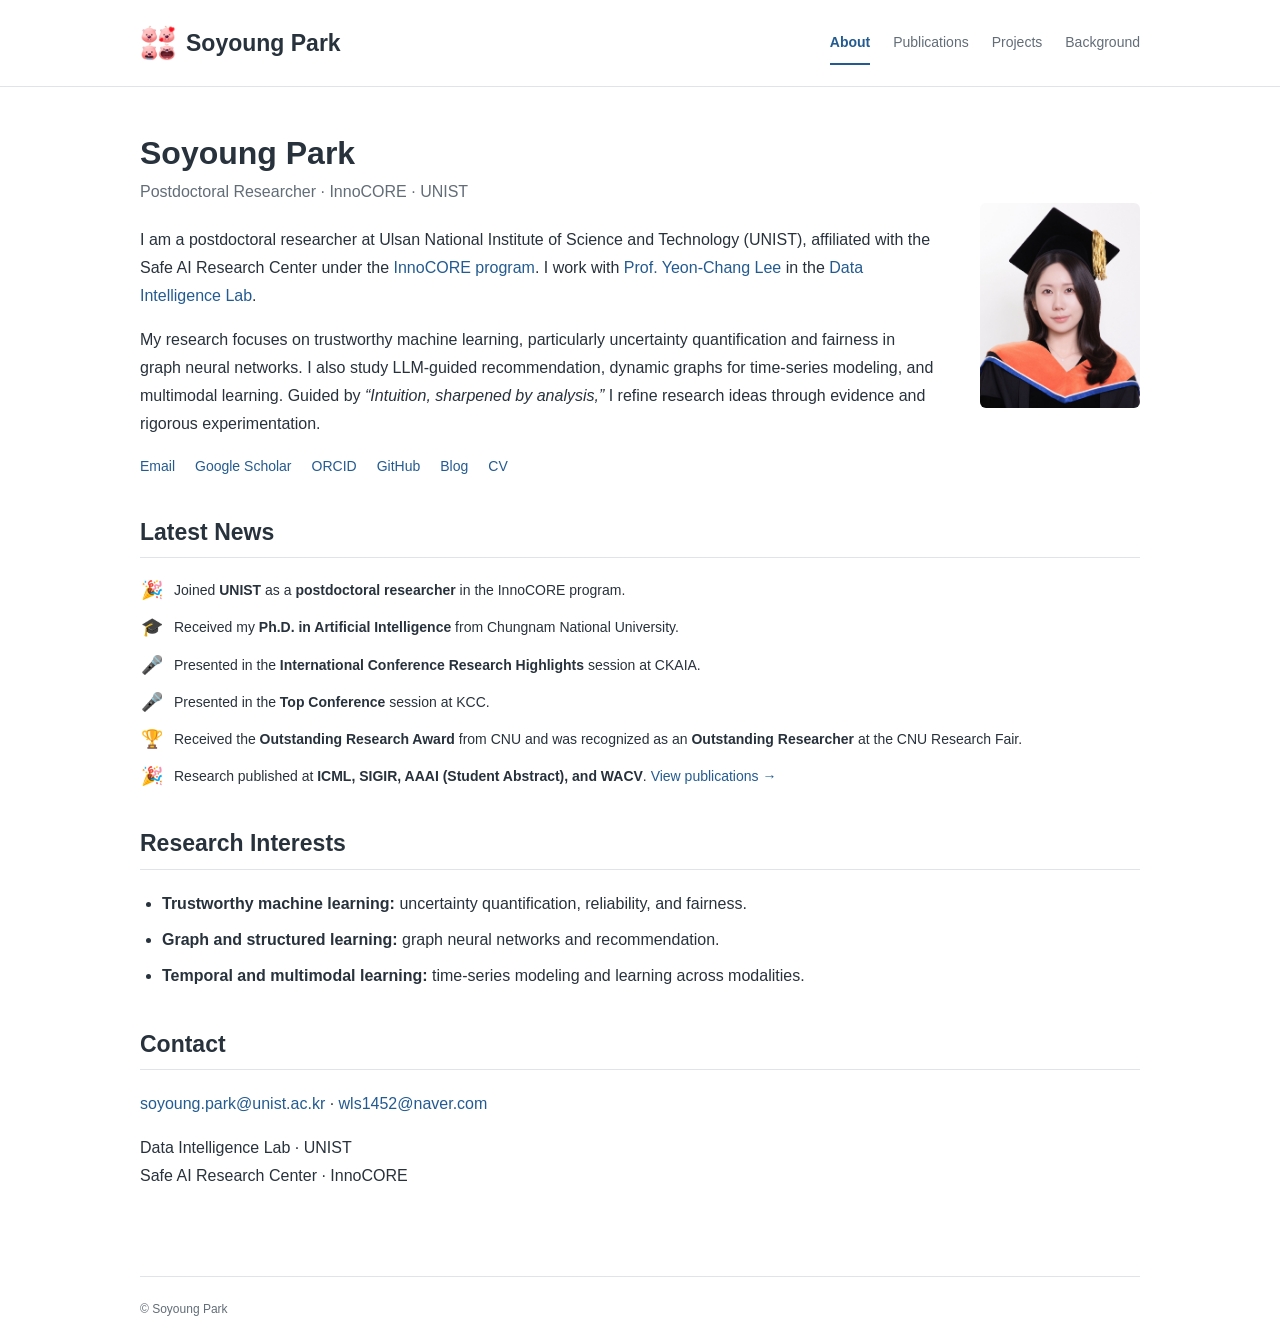
<file: index.html>
<!DOCTYPE html>
<html lang="en">
<head>
<meta charset="UTF-8">
<meta name="viewport" content="width=device-width, initial-scale=1">
<meta name="description" content="Soyoung Park — About. Postdoctoral researcher in trustworthy and reliable machine learning.">
<title>About | Soyoung Park</title>
<link rel="icon" href="assets/images/loopy.png?v=1" type="image/png">
<link rel="stylesheet" href="assets/css/style.css?v=14">
</head>
<body>
<a class="skip-link" href="#main">Skip to content</a>
<header class="site-header"><div class="wrap header-inner">
<a class="wordmark" href="index.html"><img class="brand-loopy" src="assets/images/loopy.png" alt="" width="36" height="36">Soyoung Park</a>
<nav aria-label="Main navigation"><a href="index.html" aria-current="page">About</a>
<a href="publications.html">Publications</a>
<a href="projects.html">Projects</a>
<a href="background.html">Background</a></nav>
</div></header>
<main id="main" class="wrap">
<section class="profile" aria-labelledby="name">
<div class="profile-copy"><div class="profile-heading"><h1 id="name">Soyoung Park</h1><p class="position">Postdoctoral Researcher · InnoCORE · UNIST</p></div>

<p>I am a postdoctoral researcher at Ulsan National Institute of Science and Technology (UNIST), affiliated with the Safe AI Research Center under the <a href="https://www.innocore.or.kr/unist">InnoCORE program</a>. I work with <a href="https://aigs.unist.ac.kr/eng/yeon-chang-lee/">Prof. Yeon-Chang Lee</a> in the <a href="https://sites.google.com/view/unist-dilab">Data Intelligence Lab</a>.</p>
<p>My research focuses on trustworthy machine learning, particularly uncertainty quantification and fairness in graph neural networks. I also study LLM-guided recommendation, dynamic graphs for time-series modeling, and multimodal learning. Guided by <em>“Intuition, sharpened by analysis,”</em> I refine research ideas through evidence and rigorous experimentation.</p>
<!-- <p>Before focusing on academic research, I worked with real-world data across energy and public-sector projects. These experiences continue to shape the questions I ask and how I evaluate machine learning methods.</p> -->
<div class="profile-links"><a href="mailto:soyoung.park@unist.ac.kr">Email</a><a href="https://scholar.google.co.kr/citations?user=gVs80sgAAAAJ&amp;hl=en">Google Scholar</a><a href="https://orcid.org/0009-0000-7755-0041">ORCID</a><a href="https://github.com/sybeam27">GitHub</a><a href="https://blog.naver.com/young_treasure">Blog</a><a href="CV_Soyoung%20Park.pdf" target="_blank" rel="noopener" title="Open CV as a PDF in a new tab">CV</a></div>
</div>
<img class="profile-photo" src="assets/images/profile.jpg" alt="Soyoung Park" width="2802" height="3603" fetchpriority="high"></section>
<section aria-labelledby="news"><h2 id="news">Latest News</h2><ul class="news-list">
<li><span class="news-icon" aria-hidden="true">🎉</span><span>Joined <strong>UNIST</strong> as a <strong>postdoctoral researcher</strong> in the InnoCORE program.</span></li>
<li><span class="news-icon" aria-hidden="true">🎓</span><span>Received my <strong>Ph.D. in Artificial Intelligence</strong> from Chungnam National University.</span></li>
<li><span class="news-icon" aria-hidden="true">🎤</span><span>Presented in the <strong>International Conference Research Highlights</strong> session at CKAIA.</span></li>
<li><span class="news-icon" aria-hidden="true">🎤</span><span>Presented in the <strong>Top Conference</strong> session at KCC.</span></li>
<li><span class="news-icon" aria-hidden="true">🏆</span><span>Received the <strong>Outstanding Research Award</strong> from CNU and was recognized as an <strong>Outstanding Researcher</strong> at the CNU Research Fair.</span></li>
<li><span class="news-icon" aria-hidden="true">🎉</span><span>Research published at <strong>ICML, SIGIR, AAAI (Student Abstract), and WACV</strong>. <a href="publications.html#international">View publications →</a></span></li>
</ul></section>
<section aria-labelledby="research"><h2 id="research">Research Interests</h2>
<ul class="interests"><li><strong>Trustworthy machine learning:</strong> uncertainty quantification, reliability, and fairness.</li><li><strong>Graph and structured learning:</strong> graph neural networks and recommendation.</li><li><strong>Temporal and multimodal learning:</strong> time-series modeling and learning across modalities.</li></ul></section>
<section aria-labelledby="contact"><h2 id="contact">Contact</h2><p><a href="mailto:soyoung.park@unist.ac.kr">soyoung.park@unist.ac.kr</a> · <a href="mailto:wls1452@naver.com">wls1452@naver.com</a></p><p>Data Intelligence Lab · UNIST<br>Safe AI Research Center · InnoCORE</p></section>
</main>
<footer class="wrap site-footer"><span>© Soyoung Park</span></footer>
</body>
</html>
</file>
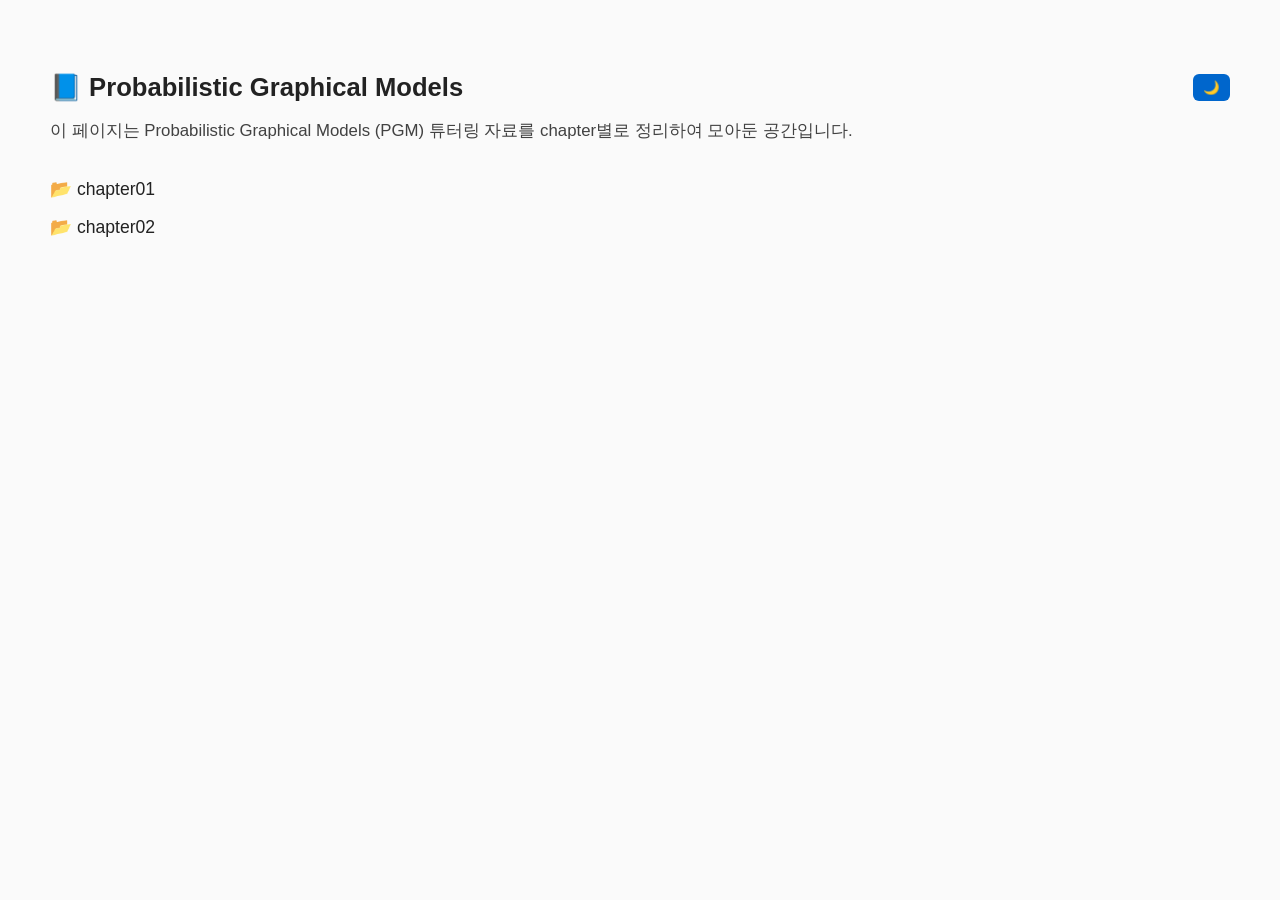
<file: probabilistic_graphical_models/index.html>
<!DOCTYPE html>
<html lang="ko">
<head>
  <meta charset="UTF-8">
  <title> 2026 DILAB Tutoring: Probabilistic Graphical Models</title>
  <style>
    :root {
      --bg: #fafafa;
      --fg: #222;
      --border: #ddd;
      --accent: #0066cc;
    }

    body.dark {
      --bg: #121212;
      --fg: #f1f1f1;
      --border: #333;
      --accent: #4ea1ff;
    }

    body {
      margin: 0;
      font-family: sans-serif;
      background: var(--bg);
      color: var(--fg);
      padding: 50px;
      transition: background 0.3s, color 0.3s;
      line-height: 1.6;
    }

    h1 {
      display: flex;
      justify-content: space-between;
      align-items: center;
      font-size: 1.6em;
      margin-bottom: 10px;
    }

    p.description {
      font-size: 1.05em;
      color: var(--fg);
      opacity: 0.85;
      margin-top: 0;
      margin-bottom: 30px;
    }

    button {
      background: var(--accent);
      color: white;
      border: none;
      border-radius: 6px;
      padding: 6px 10px;
      cursor: pointer;
    }

    button:hover { opacity: 0.9; }

    ul {
      list-style: none;
      padding: 0;
      margin: 0;
    }

    li {
      font-size: 1.1em;
      margin: 10px 0;
      cursor: pointer;
      transition: color 0.2s;
    }

    li::before {
      content: "📂 ";
    }

    li:hover {
      color: var(--accent);
    }

    #message {
      font-style: italic;
      color: #777;
      margin-top: 30px;
    }
  </style>
</head>
<body>
  <h1>
    📘 Probabilistic Graphical Models
    <button id="themeToggle">🌙</button>
  </h1>

  <p class="description">
    이 페이지는 Probabilistic Graphical Models (PGM) 튜터링 자료를 chapter별로 정리하여 모아둔 공간입니다.<br>
  </p>

  <ul id="chapter-list"></ul>
  <p id="message"></p>

  <script>
    // 🌙 다크모드
    const btn = document.getElementById('themeToggle');
    btn.addEventListener('click', () => {
      document.body.classList.toggle('dark');
      btn.textContent = document.body.classList.contains('dark') ? '☀️' : '🌙';
    });

    // 📂 structure.json 로드
    fetch('../structure.json')
      .then(response => response.json())
      .then(data => {
        const list = document.getElementById('chapter-list');
        const msg = document.getElementById('message');
        const topLevel = data[0].contents || data;

        const pgmFolder = findFolder(topLevel, 'probabilistic_graphical_models');
        if (!pgmFolder) {
          msg.textContent = "⚠️ 'probabilistic_graphical_models' 폴더를 찾을 수 없습니다.";
          return;
        }

        const chapters = pgmFolder.contents.filter(item => item.type === 'directory');
        if (chapters.length === 0) {
          msg.textContent = "아직 chapter 폴더가 없습니다.";
        }

        chapters.forEach(ch => {
          const li = document.createElement('li');
          li.textContent = ch.name;
          li.addEventListener('click', () => {
            window.location.href = `${ch.name}/index.html`;
          });
          list.appendChild(li);
        });
      });

    // 특정 폴더 찾기
    function findFolder(contents, name) {
      for (const item of contents) {
        if (item.type === 'directory' && item.name === name) return item;
        if (item.contents) {
          const found = findFolder(item.contents, name);
          if (found) return found;
        }
      }
      return null;
    }
  </script>
</body>
</html>
</file>
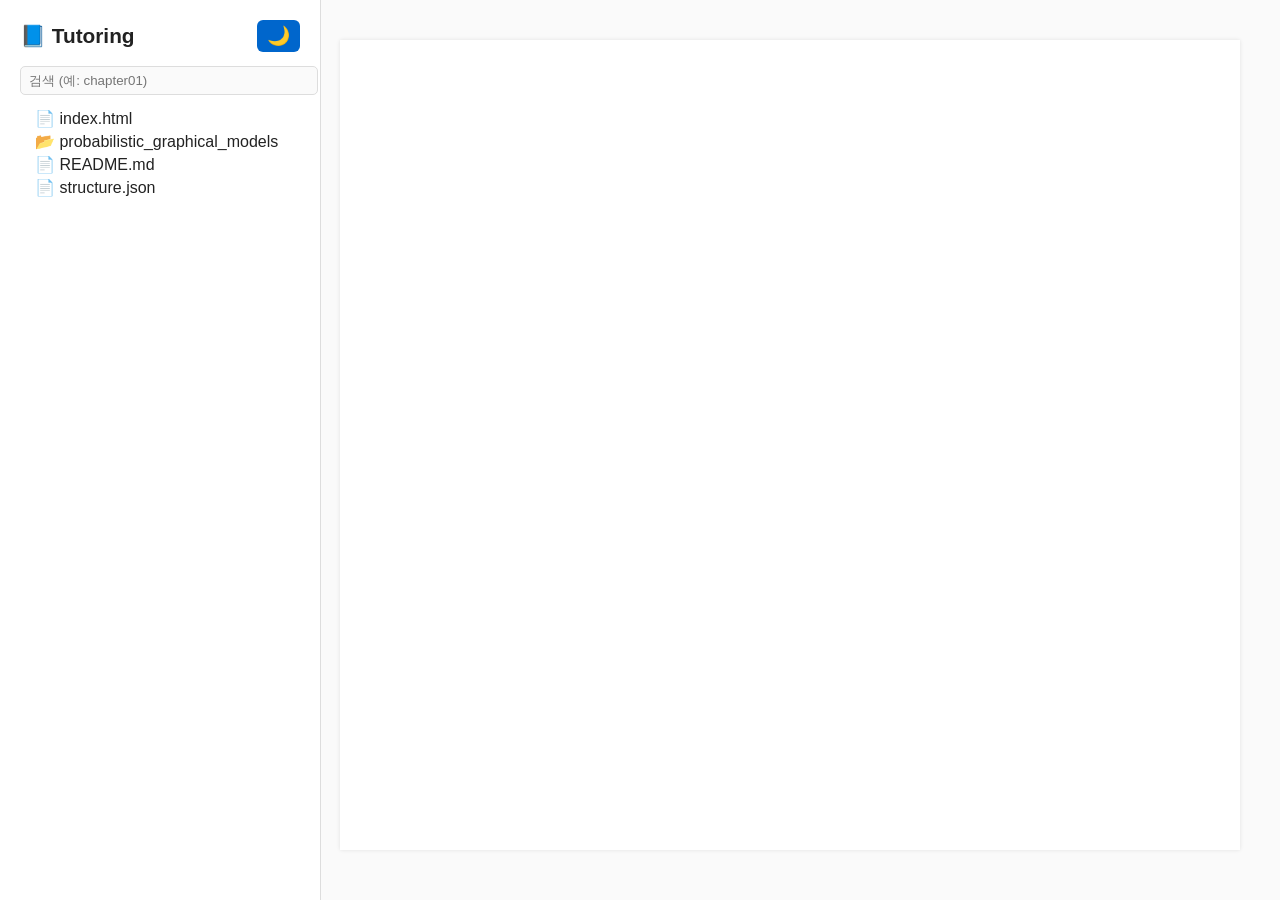
<file: tutoring/index.html>
<!DOCTYPE html>
<html lang="ko">
<head>
  <meta charset="UTF-8">
  <title>Tutoring: Probabilistic Graphical Models</title>
  <style>
    :root {
      --bg: #fafafa;
      --fg: #222;
      --border: #ddd;
      --accent: #0066cc;
      --card-bg: #fff;
    }

    body.dark {
      --bg: #121212;
      --fg: #f1f1f1;
      --border: #333;
      --accent: #4ea1ff;
      --card-bg: #1e1e1e;
    }

    body {
      margin: 0;
      font-family: sans-serif;
      display: flex;
      height: 100vh;
      background: var(--bg);
      color: var(--fg);
      transition: background 0.3s, color 0.3s;
    }

    #sidebar {
      width: 280px;
      background: var(--card-bg);
      border-right: 1px solid var(--border);
      padding: 20px;
      overflow-y: auto;
      position: fixed;
      top: 0;
      bottom: 0;
      transition: background 0.3s, color 0.3s;
    }

    #content {
      margin-left: 300px;
      padding: 40px;
      flex: 1;
      overflow-y: auto;
      transition: background 0.3s, color 0.3s;
    }

    h1 {
      font-size: 1.3em;
      color: var(--fg);
      margin-top: 0;
      display: flex;
      justify-content: space-between;
      align-items: center;
    }

    button {
      background: var(--accent);
      color: white;
      border: none;
      border-radius: 6px;
      padding: 5px 10px;
      cursor: pointer;
      font-size: 0.9em;
    }

    button:hover { opacity: 0.9; }

    #search {
      width: 100%;
      padding: 6px 8px;
      border: 1px solid var(--border);
      border-radius: 5px;
      margin-bottom: 10px;
      background: var(--bg);
      color: var(--fg);
      transition: background 0.3s, color 0.3s;
    }

    ul { list-style-type: none; padding-left: 15px; margin: 0; }
    li { cursor: pointer; margin: 4px 0; transition: color 0.2s; }
    li:hover { color: var(--accent); }

    .folder::before { content: "📂 "; }
    .file::before { content: "📄 "; }

    .nested { display: none; }
    .active { display: block; animation: fadein 0.3s ease-in; }

    @keyframes fadein {
      from { opacity: 0; transform: translateY(-2px); }
      to { opacity: 1; transform: translateY(0); }
    }

    iframe {
      width: 100%;
      height: 90vh;
      border: none;
      background: var(--card-bg);
      box-shadow: 0 0 4px rgba(0,0,0,0.1);
    }
  </style>
</head>
<body>
  <div id="sidebar">
    <h1>
      📘 Tutoring
      <button id="themeToggle">🌙</button>
    </h1>
    <input type="text" id="search" placeholder="검색 (예: chapter01)">
    <ul id="tree-root"></ul>
  </div>

  <div id="content">
    <iframe id="preview" src="" title="chapter view"></iframe>
  </div>

  <script>
    // 🌙 다크모드
    const themeBtn = document.getElementById('themeToggle');
    themeBtn.addEventListener('click', () => {
      document.body.classList.toggle('dark');
      themeBtn.textContent = document.body.classList.contains('dark') ? '☀️' : '🌙';
    });

    // 📁 트리 로드 (경로 수정!)
    fetch('../structure.json')
      .then(response => response.json())
      .then(data => {
        const root = document.getElementById('tree-root');
        const topLevel = data[0].contents || data;
        topLevel.forEach(item => root.appendChild(createNode(item, '')));
      });

    function createNode(node, currentPath) {
      const li = document.createElement('li');
      const fullPath = currentPath ? `${currentPath}/${node.name}` : node.name;

      if (node.type === 'directory') {
        li.textContent = node.name;
        li.classList.add('folder');

        const ul = document.createElement('ul');
        ul.classList.add('nested');
        li.appendChild(ul);

        li.addEventListener('click', (e) => {
          e.stopPropagation();
          ul.classList.toggle('active');
          const folderIndex = `${fullPath}/index.html`;
          document.getElementById('preview').src = folderIndex;
        });

        if (node.contents) {
          node.contents.forEach(child => {
            ul.appendChild(createNode(child, fullPath));
          });
        }

      } else if (node.type === 'file') {
        li.textContent = node.name;
        li.classList.add('file');
        li.addEventListener('click', (e) => {
          e.stopPropagation();
          document.getElementById('preview').src = fullPath;
        });
      }

      return li;
    }

    // 🔍 검색 기능
    document.getElementById('search').addEventListener('input', (e) => {
      const keyword = e.target.value.toLowerCase();
      const items = document.querySelectorAll('#tree-root li');
      items.forEach(li => {
        li.style.display = li.textContent.toLowerCase().includes(keyword) ? 'block' : 'none';
      });
    });
  </script>
</body>
</html>
</file>
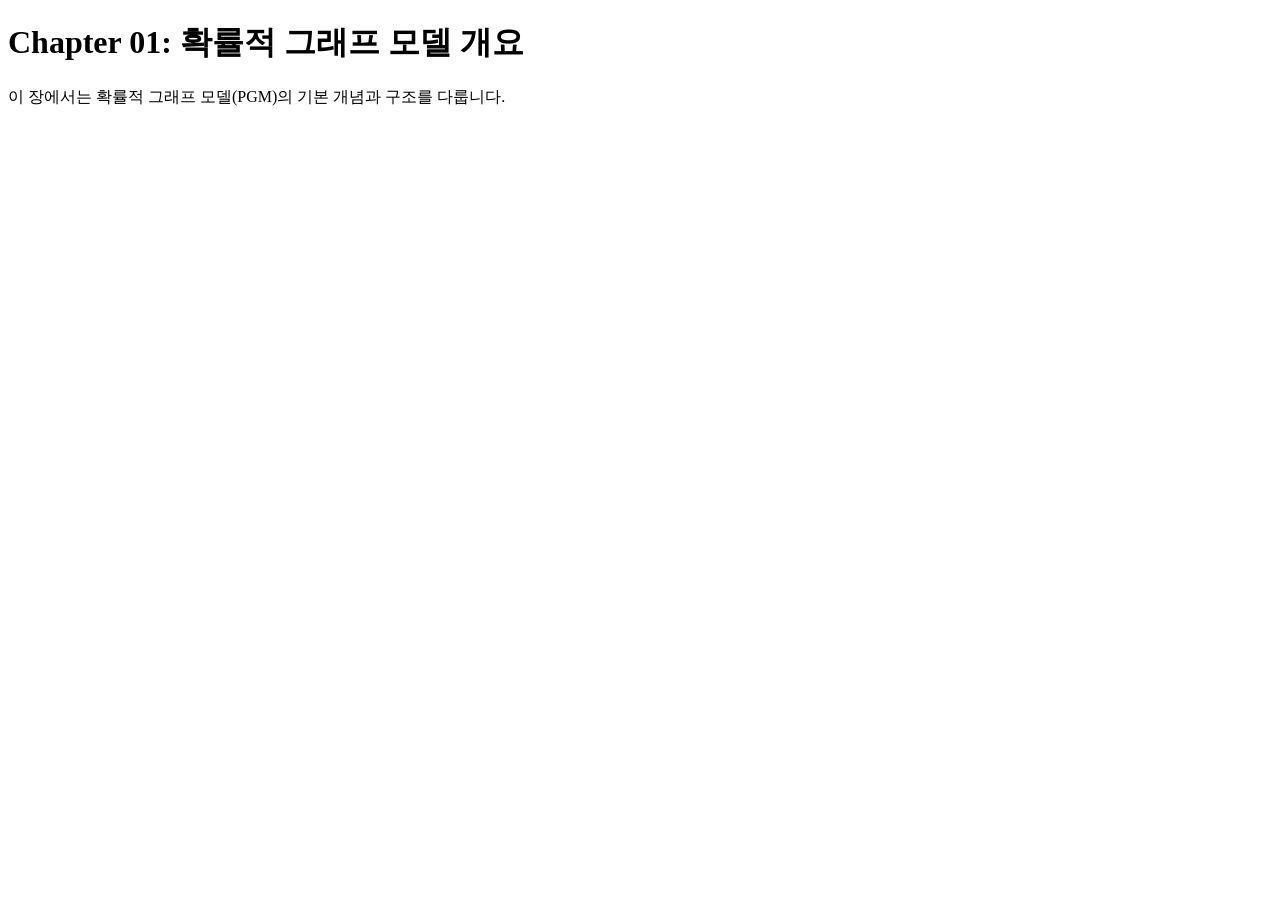
<file: tutoring/probabilistic_graphical_models/chapter01/index.html>
<!DOCTYPE html>
<html lang="ko">
<head>
  <meta charset="UTF-8">
  <title>Chapter 01: 확률적 그래프 모델 개요</title>
</head>
<body>
  <h1>Chapter 01: 확률적 그래프 모델 개요</h1>
  <p>이 장에서는 확률적 그래프 모델(PGM)의 기본 개념과 구조를 다룹니다.</p>
</body>
</html>
</file>
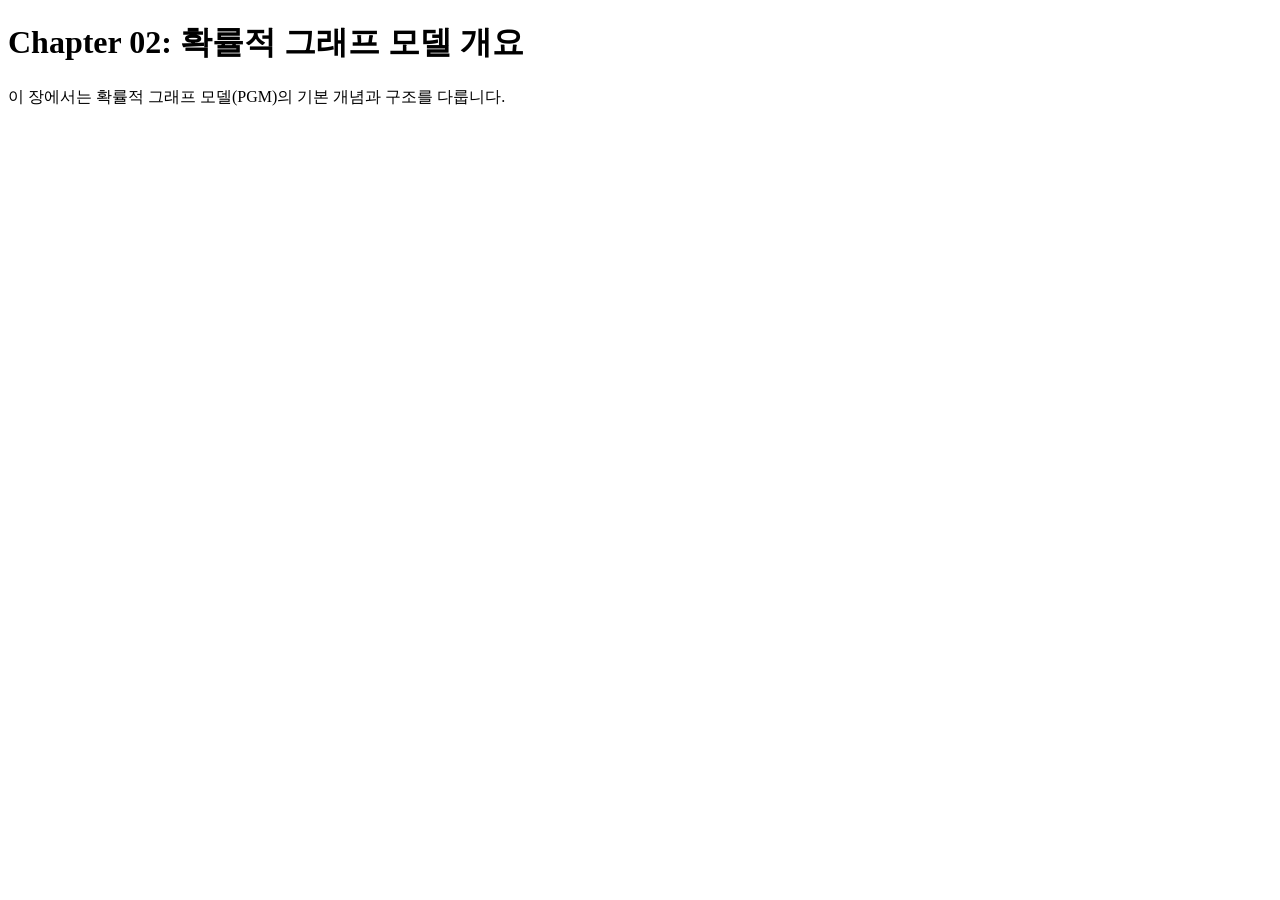
<file: tutoring/probabilistic_graphical_models/chapter02/index.html>
<!DOCTYPE html>
<html lang="ko">
<head>
  <meta charset="UTF-8">
  <title>Chapter 01: 확률적 그래프 모델 개요</title>
</head>
<body>
  <h1>Chapter 02: 확률적 그래프 모델 개요</h1>
  <p>이 장에서는 확률적 그래프 모델(PGM)의 기본 개념과 구조를 다룹니다.</p>
</body>
</html>
</file>
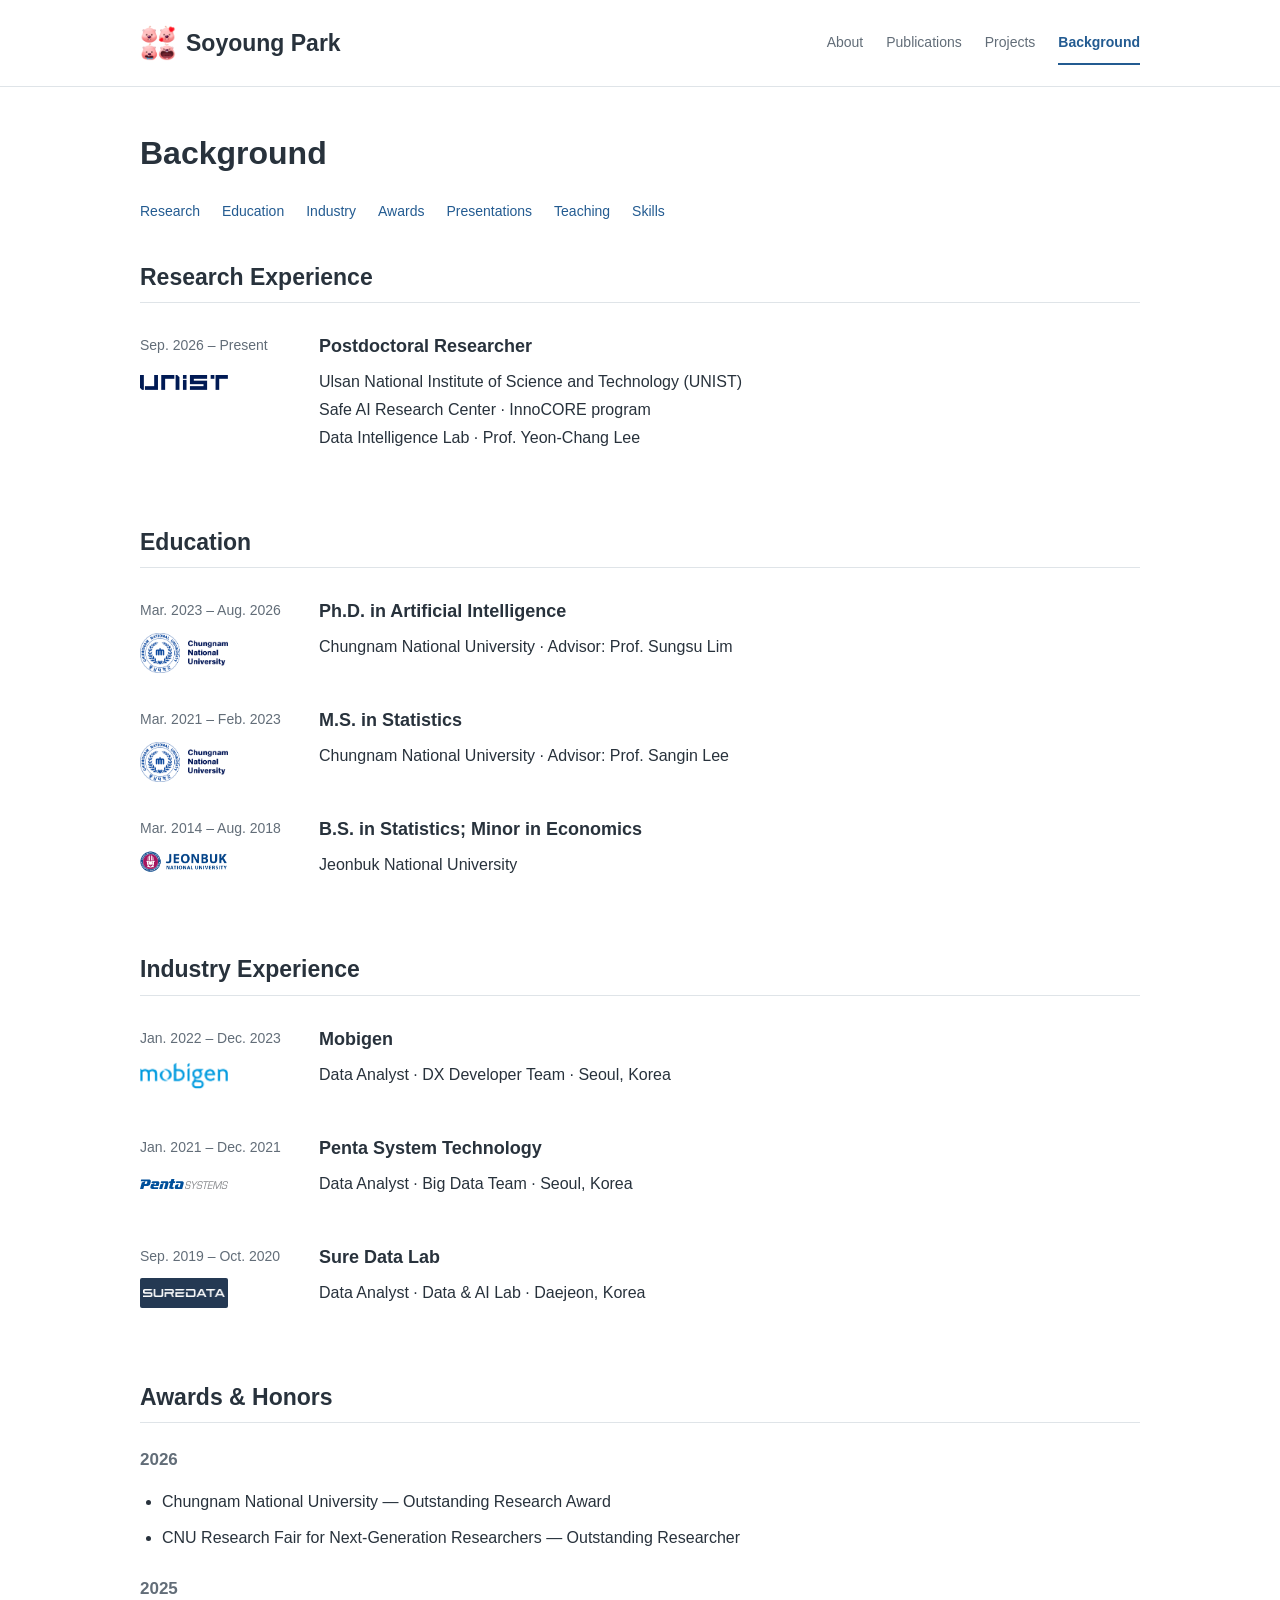
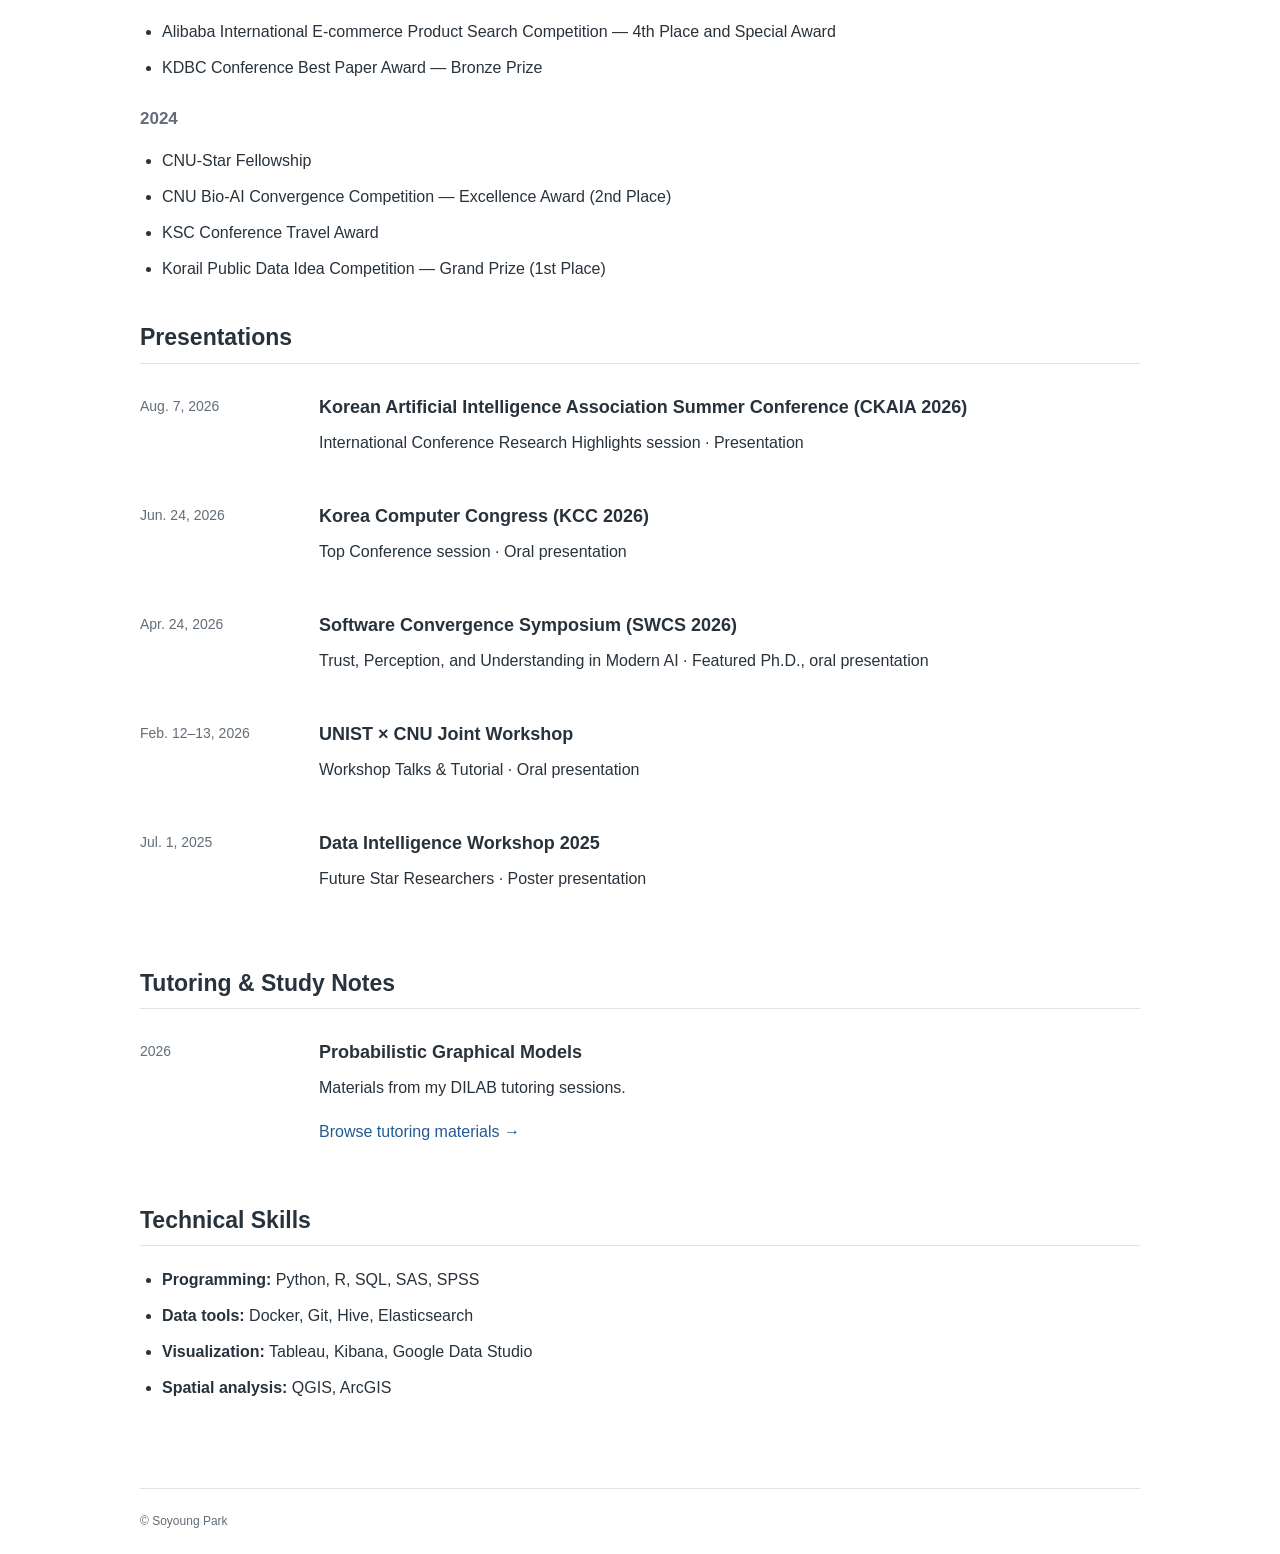
<file: awards.html>
<!DOCTYPE html>
<html lang="en"><head><meta charset="UTF-8"><meta name="viewport" content="width=device-width, initial-scale=1"><meta http-equiv="refresh" content="0;url=background.html#awards"><link rel="canonical" href="background.html#awards"><title>Background | Soyoung Park</title></head><body><p>This page has moved to <a href="background.html#awards">Background</a>.</p></body></html>
</file>
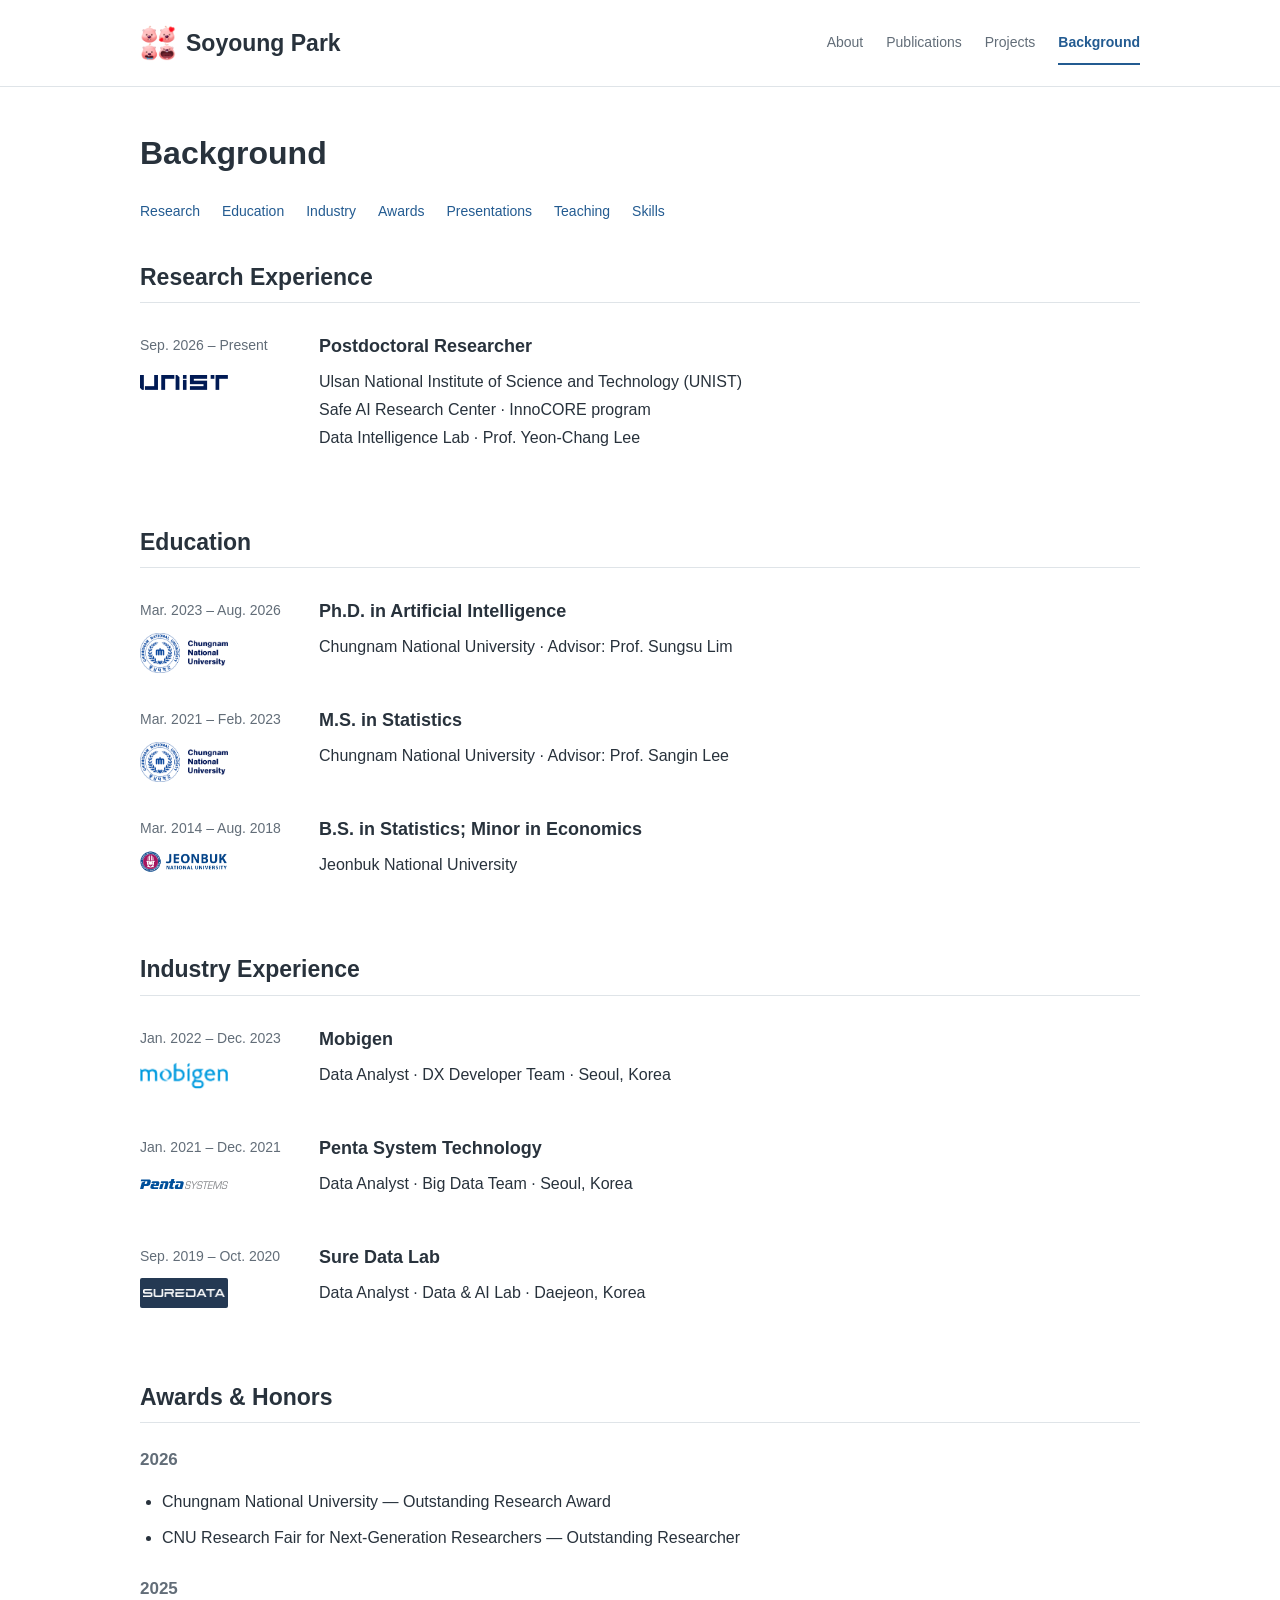
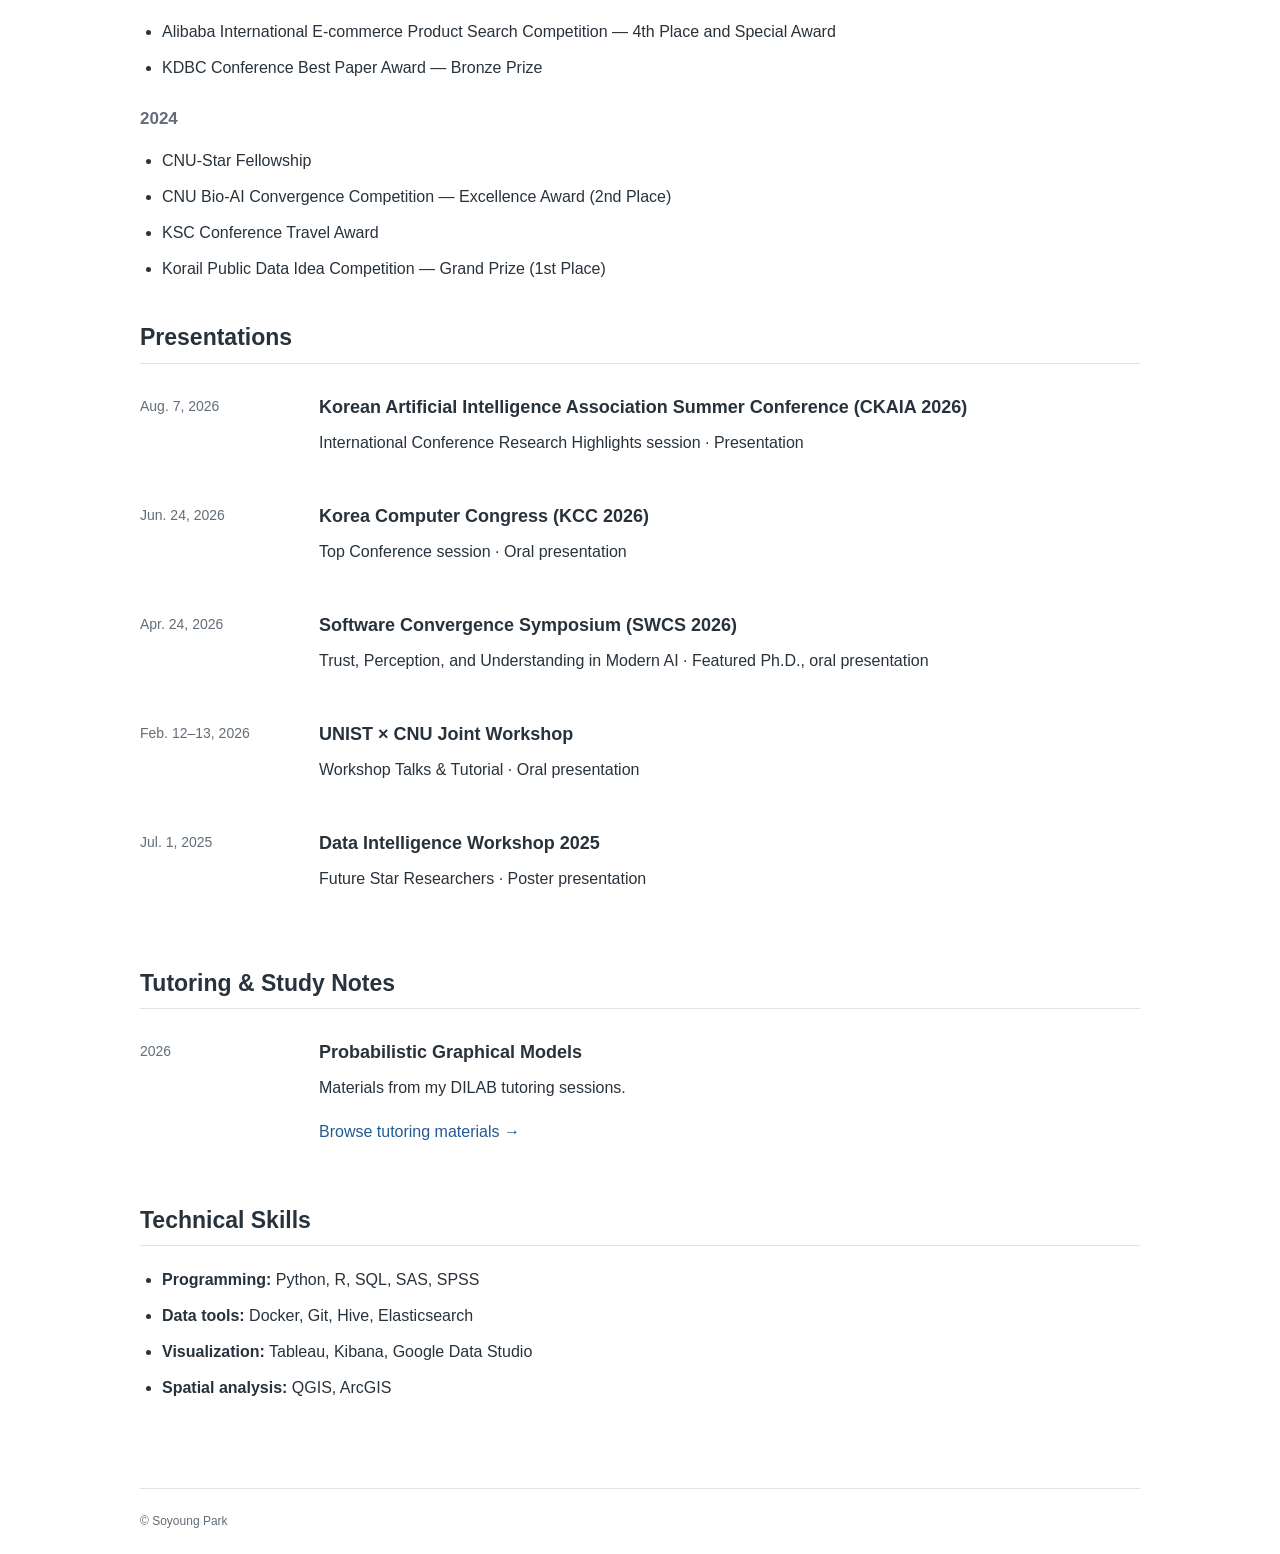
<file: background.html>
<!DOCTYPE html>
<html lang="en">
<head>
<meta charset="UTF-8">
<meta name="viewport" content="width=device-width, initial-scale=1">
<meta name="description" content="Soyoung Park — Background. Postdoctoral researcher in trustworthy and reliable machine learning.">
<title>Background | Soyoung Park</title>
<link rel="icon" href="assets/images/loopy.png?v=1" type="image/png">
<link rel="stylesheet" href="assets/css/style.css?v=14">
</head>
<body>
<a class="skip-link" href="#main">Skip to content</a>
<header class="site-header"><div class="wrap header-inner">
<a class="wordmark" href="index.html"><img class="brand-loopy" src="assets/images/loopy.png" alt="" width="36" height="36">Soyoung Park</a>
<nav aria-label="Main navigation"><a href="index.html">About</a>
<a href="publications.html">Publications</a>
<a href="projects.html">Projects</a>
<a href="background.html" aria-current="page">Background</a></nav>
</div></header>
<main id="main" class="wrap"><h1>Background</h1><div class="section-jumps" aria-label="Sections on this page"><a href="#research-experience">Research</a><a href="#education">Education</a><a href="#industry">Industry</a><a href="#awards">Awards</a><a href="#presentations">Presentations</a><a href="#teaching">Teaching</a><a href="#skills">Skills</a></div><section id="research-experience"><h2>Research Experience</h2><article class="record"><div class="record-aside"><p class="record-date">Sep. 2026 – Present</p><div class="organization-tag"><img src="assets/images/organizations/unist.png" alt="" loading="lazy"></div></div><div><h3>Postdoctoral Researcher</h3><p>Ulsan National Institute of Science and Technology (UNIST)<br>Safe AI Research Center · InnoCORE program<br>Data Intelligence Lab · Prof. Yeon-Chang Lee</p></div></article></section><section id="education"><h2>Education</h2><article class="record"><div class="record-aside"><p class="record-date">Mar. 2023 – Aug. 2026</p><div class="organization-tag university-signature"><img src="assets/images/organizations/cnu-signature.png" alt="" loading="lazy"></div></div><div><h3>Ph.D. in Artificial Intelligence</h3><p>Chungnam National University · Advisor: Prof. Sungsu Lim</p></div></article><article class="record"><div class="record-aside"><p class="record-date">Mar. 2021 – Feb. 2023</p><div class="organization-tag university-signature"><img src="assets/images/organizations/cnu-signature.png" alt="" loading="lazy"></div></div><div><h3>M.S. in Statistics</h3><p>Chungnam National University · Advisor: Prof. Sangin Lee</p></div></article><article class="record"><div class="record-aside"><p class="record-date">Mar. 2014 – Aug. 2018</p><div class="organization-tag"><svg class="university-signature-crop" viewBox="20 1920 2360 570" role="img" aria-label="Jeonbuk National University English signature"><image href="assets/images/organizations/jbnu-signatures.png" width="2403" height="2520" /></svg></div></div><div><h3>B.S. in Statistics; Minor in Economics</h3><p>Jeonbuk National University</p></div></article><!-- Ph.D. conferred August 2026, confirmed by the site owner. --></section><section id="industry"><h2>Industry Experience</h2><article class="record"><div class="record-aside"><p class="record-date">Jan. 2022 – Dec. 2023</p><div class="organization-tag"><img src="assets/images/organizations/mobigen-corporate.png" alt="" loading="lazy"></div></div><div><h3>Mobigen</h3><p>Data Analyst · DX Developer Team · Seoul, Korea</p></div></article><article class="record"><div class="record-aside"><p class="record-date">Jan. 2021 – Dec. 2021</p><div class="organization-tag"><img src="assets/images/organizations/penta.svg" alt="" loading="lazy"></div></div><div><h3>Penta System Technology</h3><p>Data Analyst · Big Data Team · Seoul, Korea</p></div></article><article class="record"><div class="record-aside"><p class="record-date">Sep. 2019 – Oct. 2020</p><div class="organization-tag"><img class="logo-on-dark" src="assets/images/organizations/suredata-wordmark.png" alt="" loading="lazy"></div></div><div><h3>Sure Data Lab</h3><p>Data Analyst · Data &amp; AI Lab · Daejeon, Korea</p></div></article></section><section id="awards"><h2>Awards &amp; Honors</h2><h3 class="award-year">2026</h3><ul class="awards-list"><li>Chungnam National University — Outstanding Research Award</li><li>CNU Research Fair for Next-Generation Researchers — Outstanding Researcher</li></ul><h3 class="award-year">2025</h3><ul class="awards-list"><li>Alibaba International E-commerce Product Search Competition — 4th Place and Special Award</li><li>KDBC Conference Best Paper Award — Bronze Prize</li></ul><h3 class="award-year">2024</h3><ul class="awards-list"><li>CNU-Star Fellowship</li><li>CNU Bio-AI Convergence Competition — Excellence Award (2nd Place)</li><li>KSC Conference Travel Award</li><li>Korail Public Data Idea Competition — Grand Prize (1st Place)</li></ul><!-- 2026 awards confirmed by the site owner. --></section><section id="presentations"><h2>Presentations</h2><article class="record"><p class="record-date">Aug. 7, 2026</p><div><h3>Korean Artificial Intelligence Association Summer Conference (CKAIA 2026)</h3><p>International Conference Research Highlights session · Presentation</p></div></article><article class="record"><p class="record-date">Jun. 24, 2026</p><div><h3>Korea Computer Congress (KCC 2026)</h3><p>Top Conference session · Oral presentation</p></div></article><article class="record"><p class="record-date">Apr. 24, 2026</p><div><h3>Software Convergence Symposium (SWCS 2026)</h3><p>Trust, Perception, and Understanding in Modern AI · Featured Ph.D., oral presentation</p></div></article><article class="record"><p class="record-date">Feb. 12–13, 2026</p><div><h3>UNIST × CNU Joint Workshop</h3><p>Workshop Talks &amp; Tutorial · Oral presentation</p></div></article><article class="record"><p class="record-date">Jul. 1, 2025</p><div><h3>Data Intelligence Workshop 2025</h3><p>Future Star Researchers · Poster presentation</p></div></article></section><section id="teaching"><h2>Tutoring &amp; Study Notes</h2><article class="record"><p class="record-date">2026</p><div><h3>Probabilistic Graphical Models</h3><p>Materials from my DILAB tutoring sessions.</p><a href="probabilistic_graphical_models/index.html">Browse tutoring materials →</a></div></article></section><section id="skills"><h2>Technical Skills</h2><ul><li><strong>Programming:</strong> Python, R, SQL, SAS, SPSS</li><li><strong>Data tools:</strong> Docker, Git, Hive, Elasticsearch</li><li><strong>Visualization:</strong> Tableau, Kibana, Google Data Studio</li><li><strong>Spatial analysis:</strong> QGIS, ArcGIS</li></ul></section></main>
<footer class="wrap site-footer"><span>© Soyoung Park</span></footer>
</body>
</html>
</file>
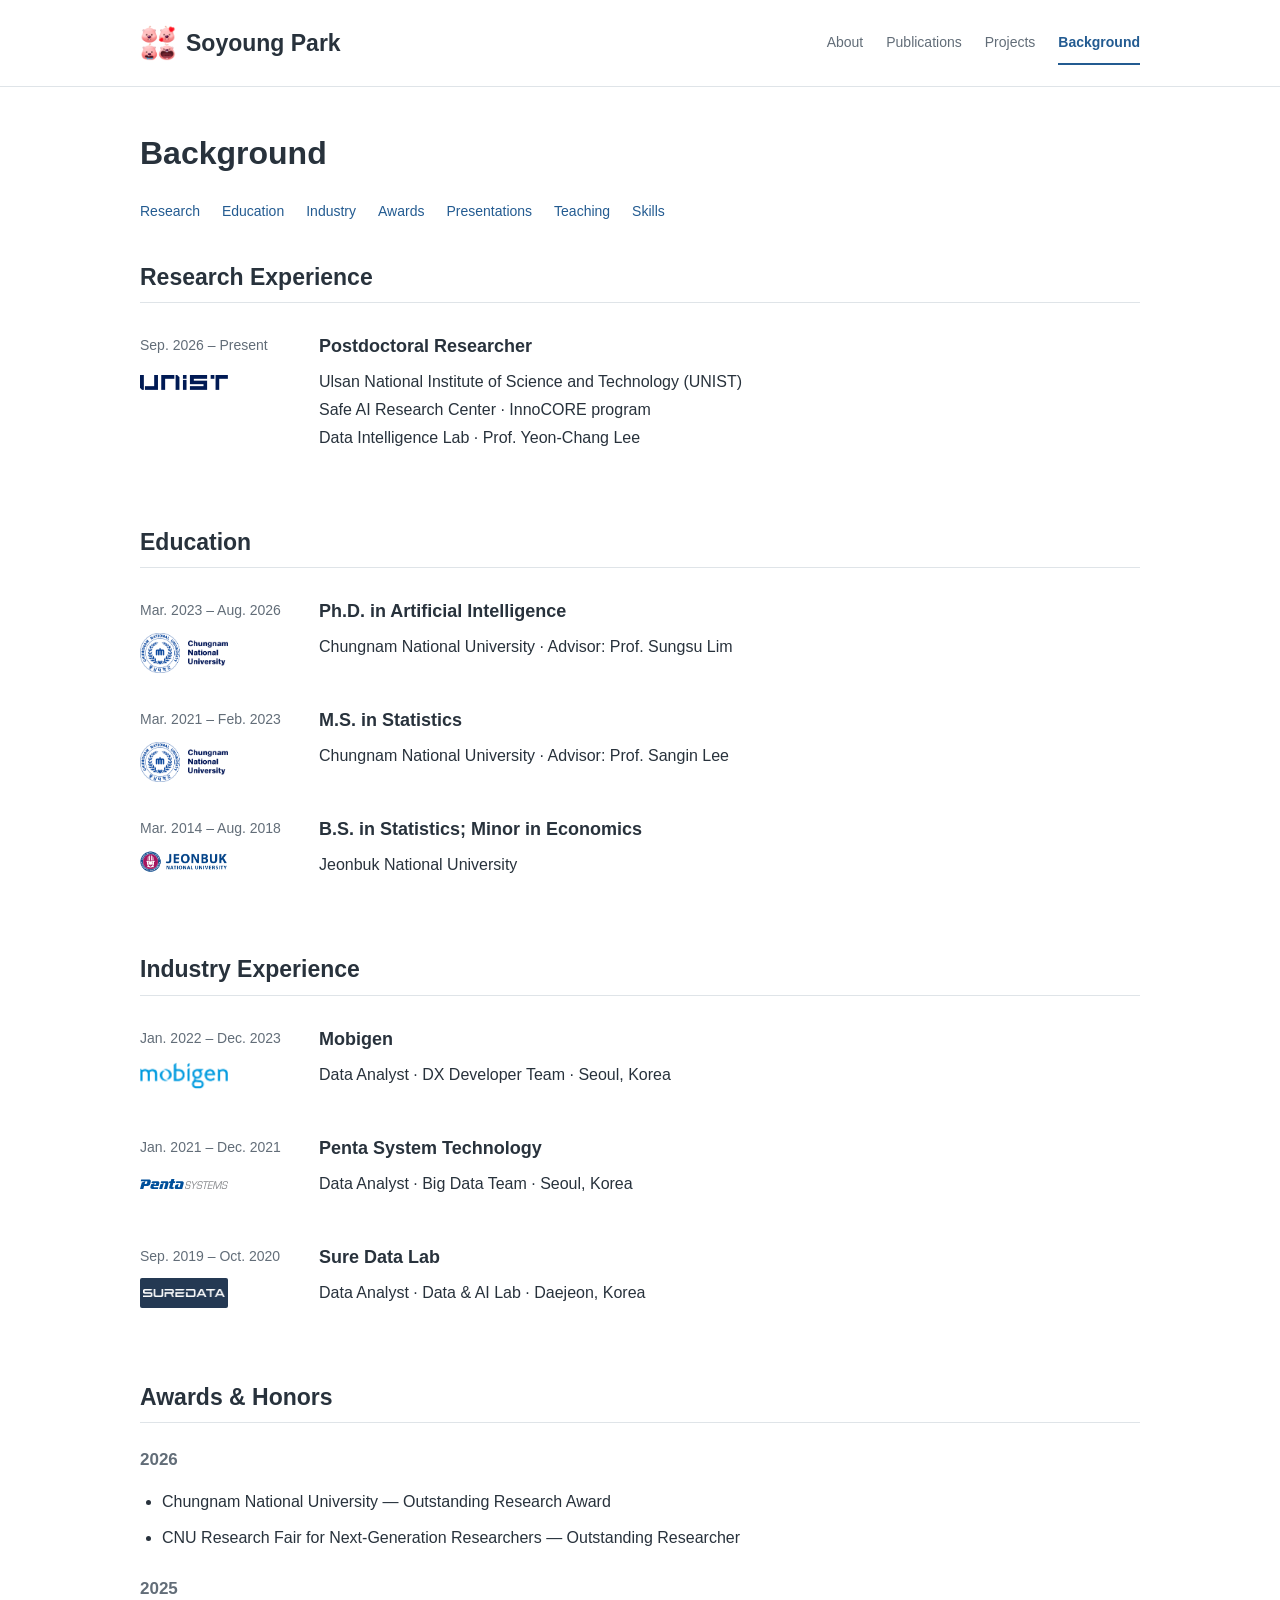
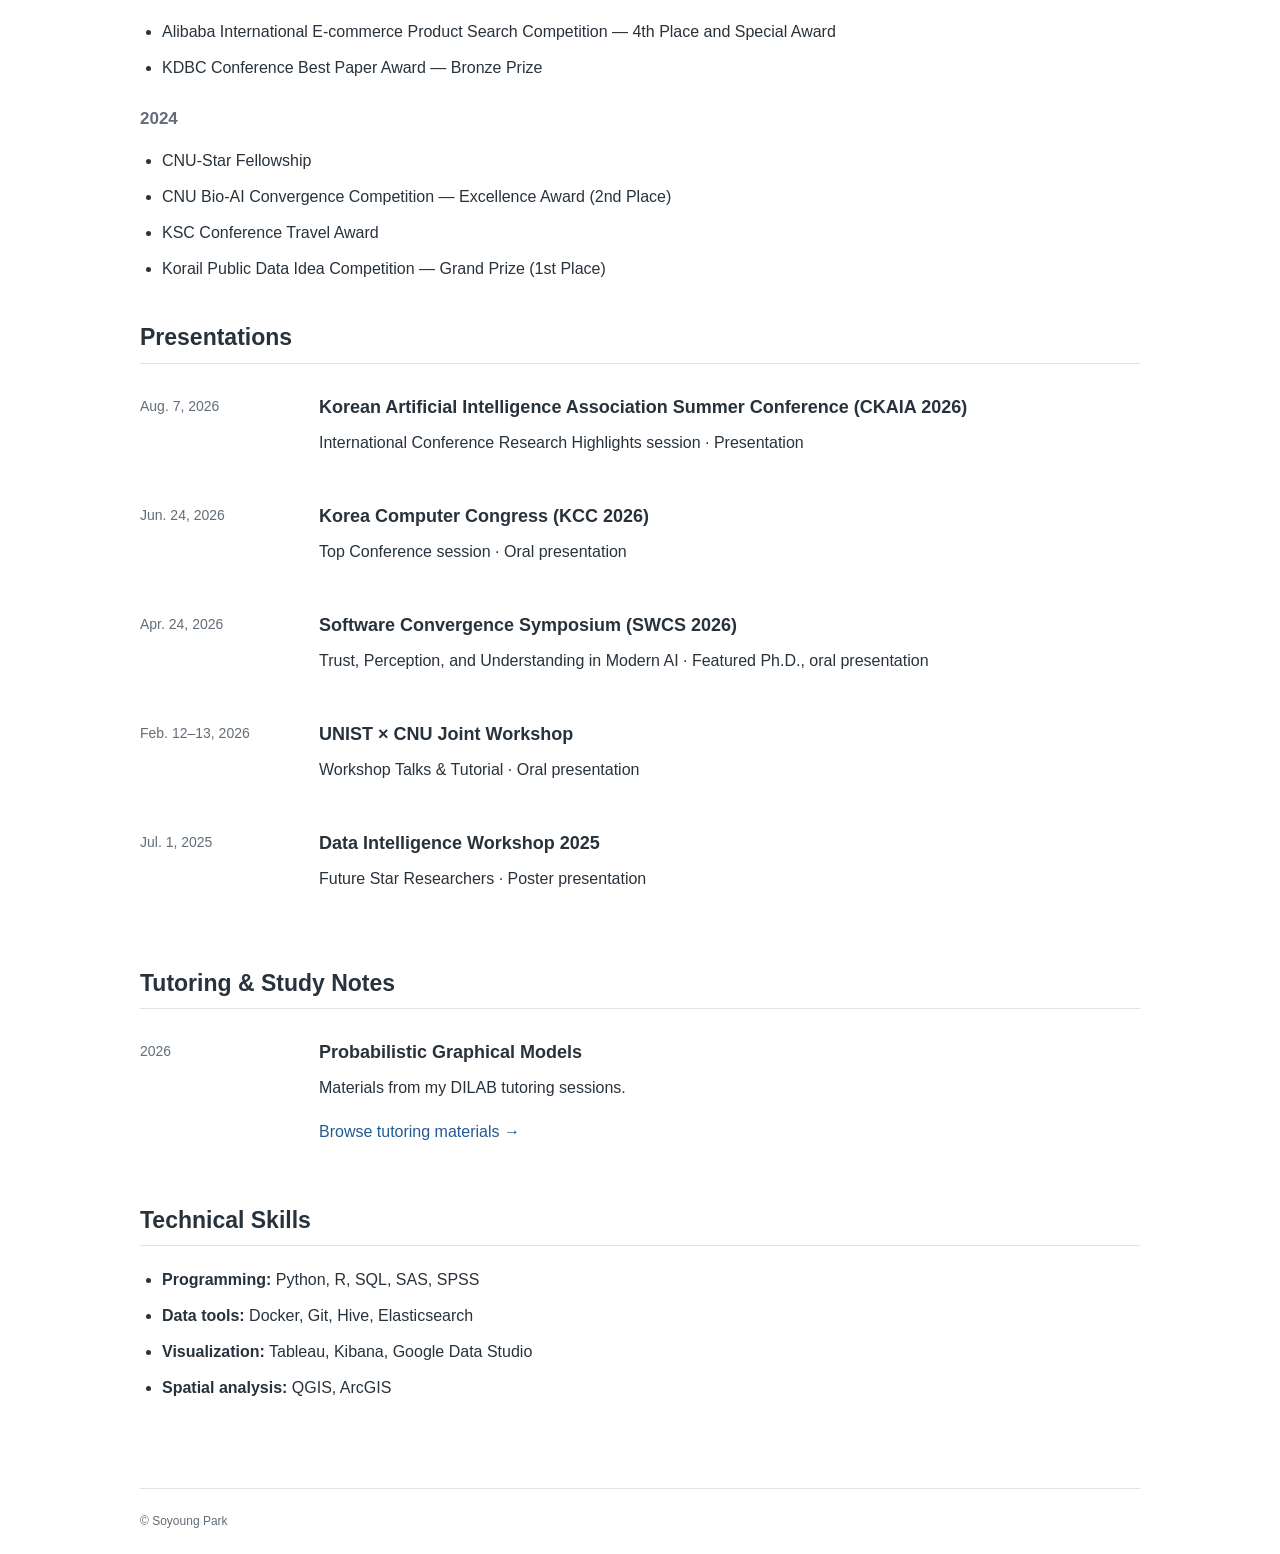
<file: etc.html>
<!DOCTYPE html>
<html lang="en"><head><meta charset="UTF-8"><meta name="viewport" content="width=device-width, initial-scale=1"><title>Background | Soyoung Park</title><meta http-equiv="refresh" content="0; url=background.html#teaching"><link rel="canonical" href="background.html#teaching"></head><body><p>Teaching, presentations, and skills are now on the <a href="background.html#teaching">Background page</a>.</p></body></html>
</file>
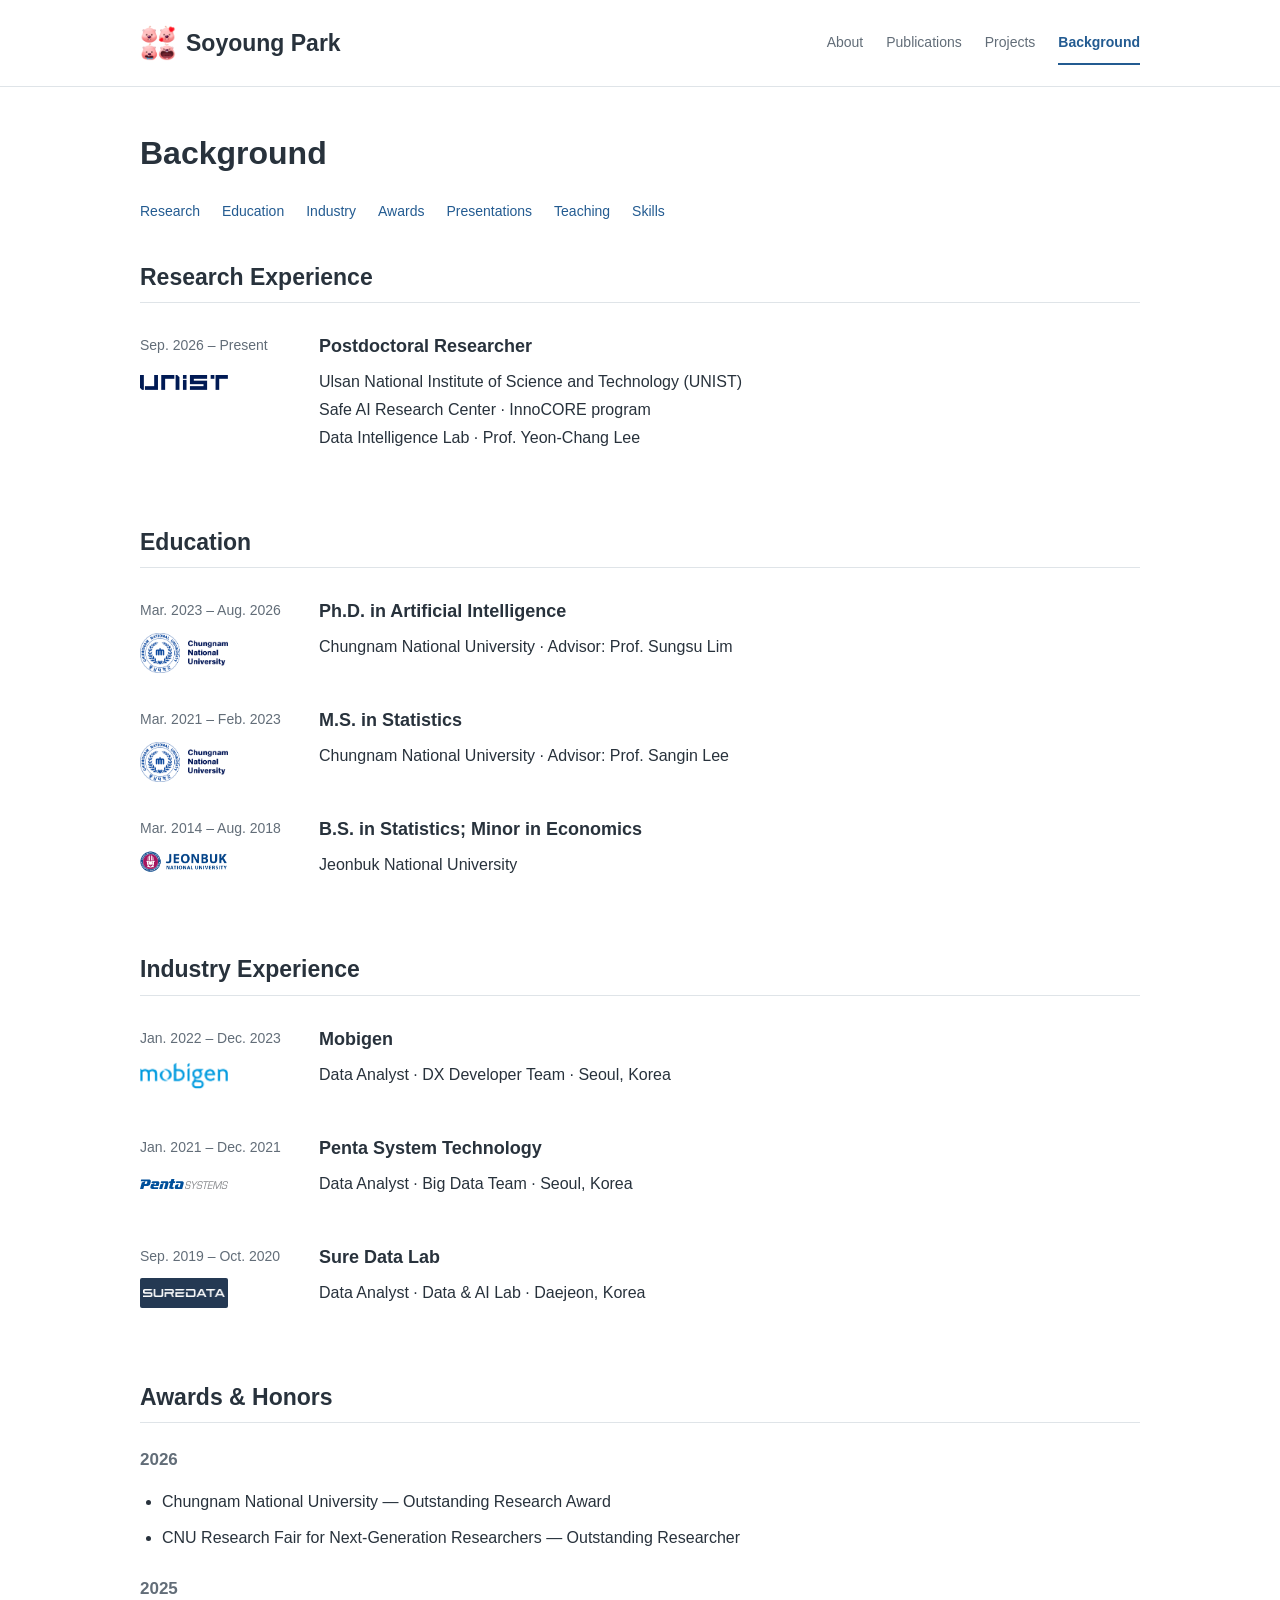
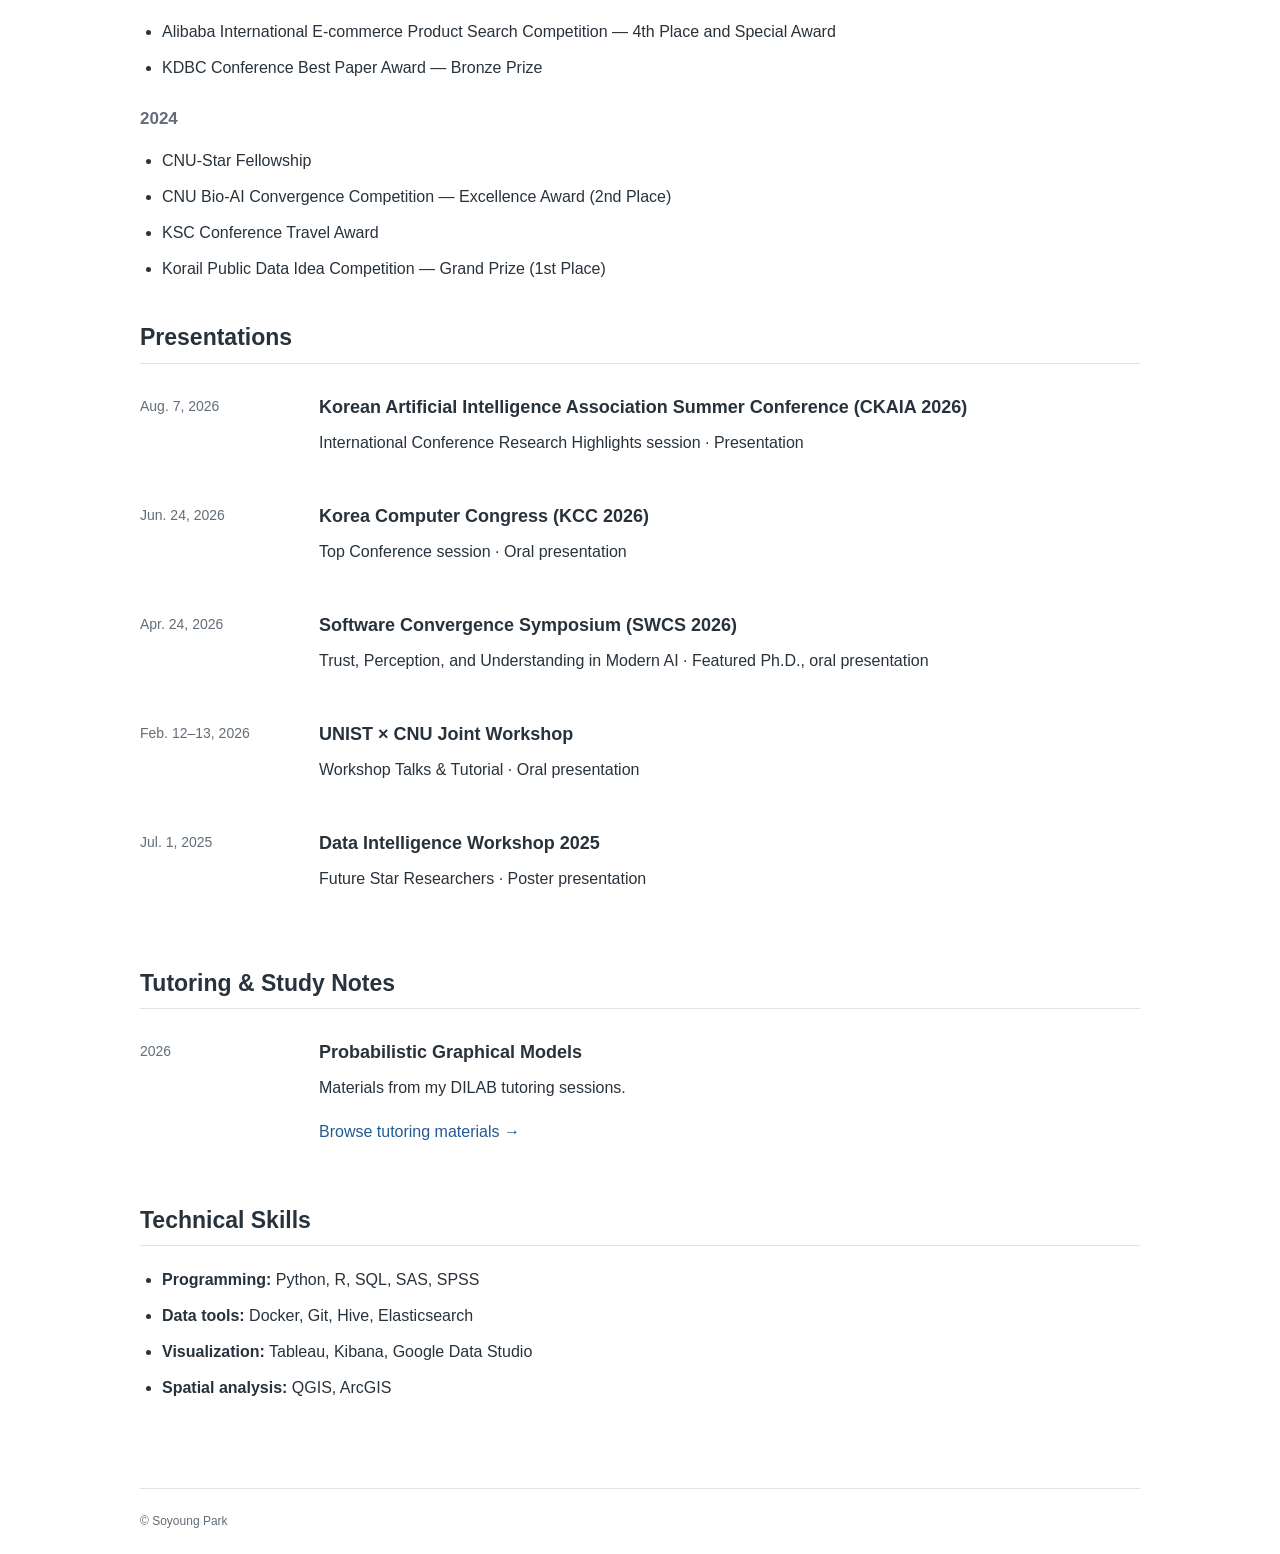
<file: experience.html>
<!DOCTYPE html>
<html lang="en"><head><meta charset="UTF-8"><meta name="viewport" content="width=device-width, initial-scale=1"><meta http-equiv="refresh" content="0;url=background.html"><link rel="canonical" href="background.html"><title>Background | Soyoung Park</title></head><body><p>This page has moved to <a href="background.html">Background</a>.</p></body></html>
</file>
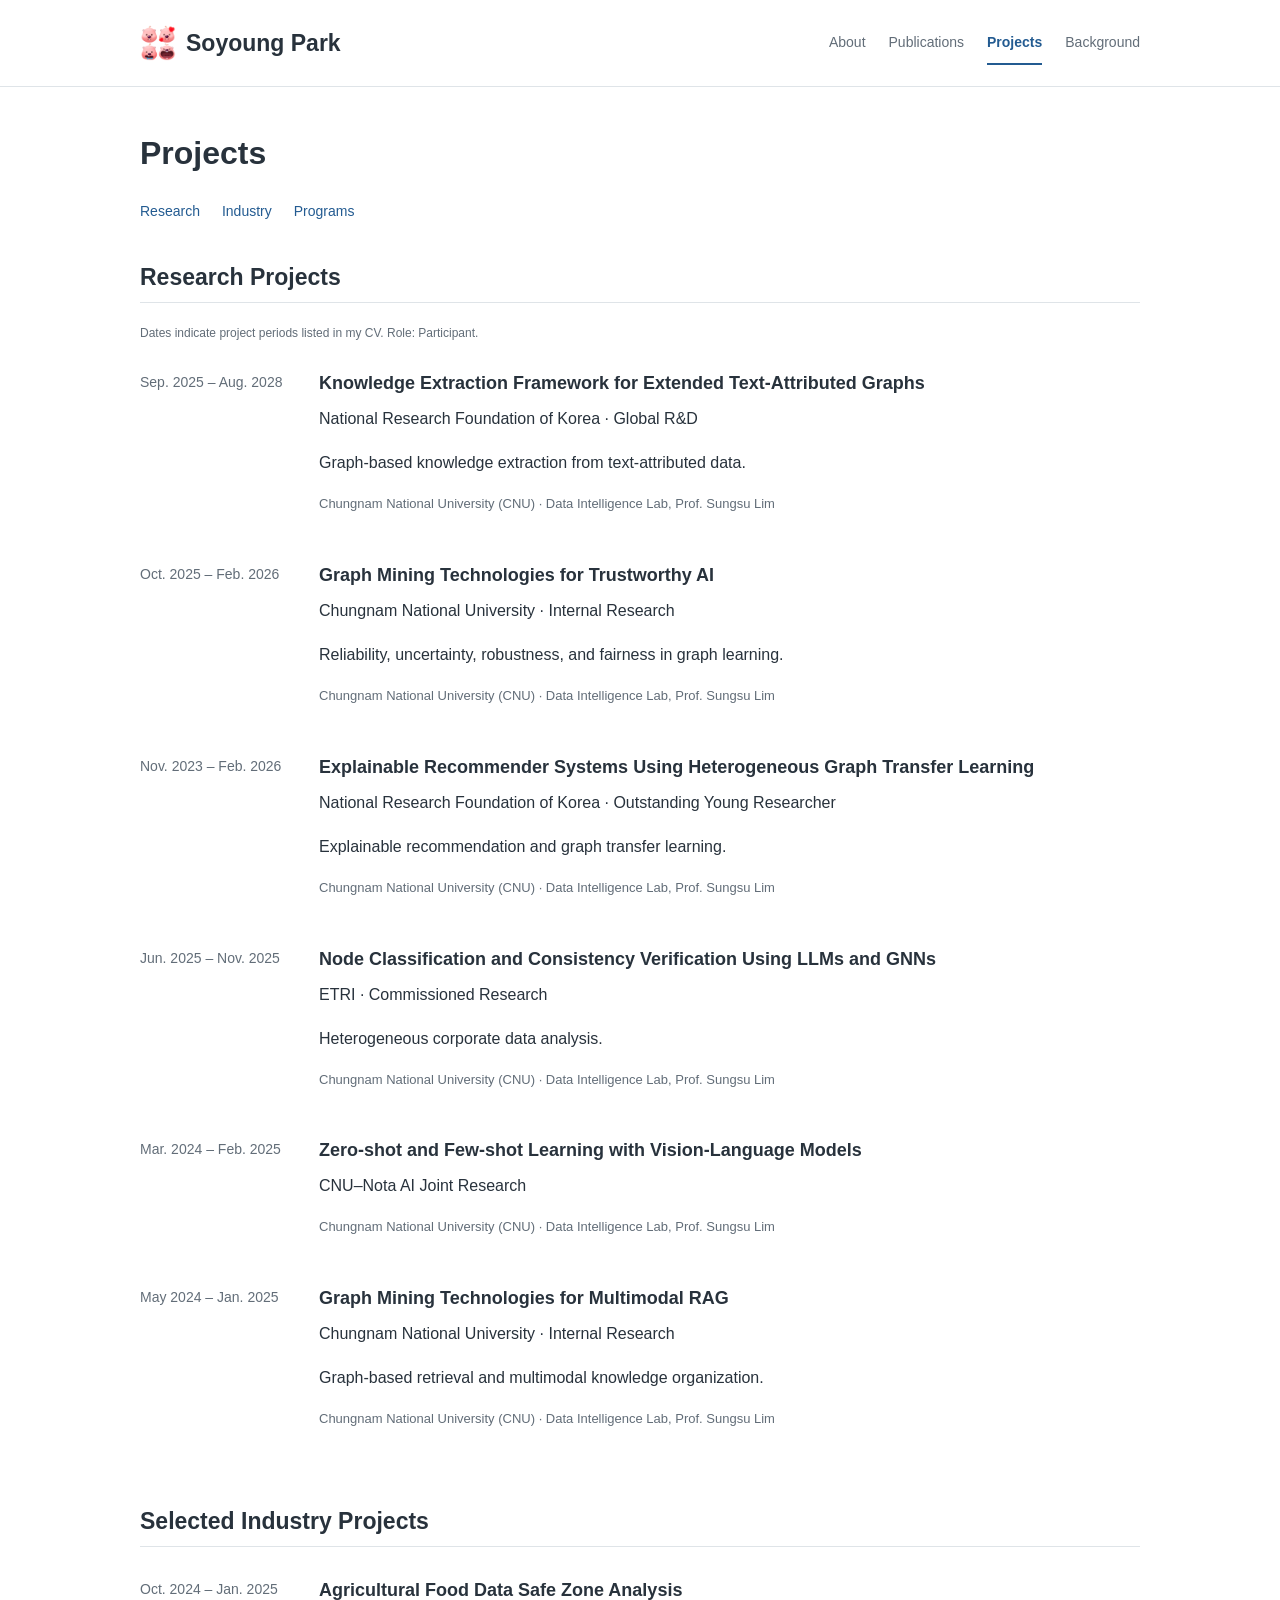
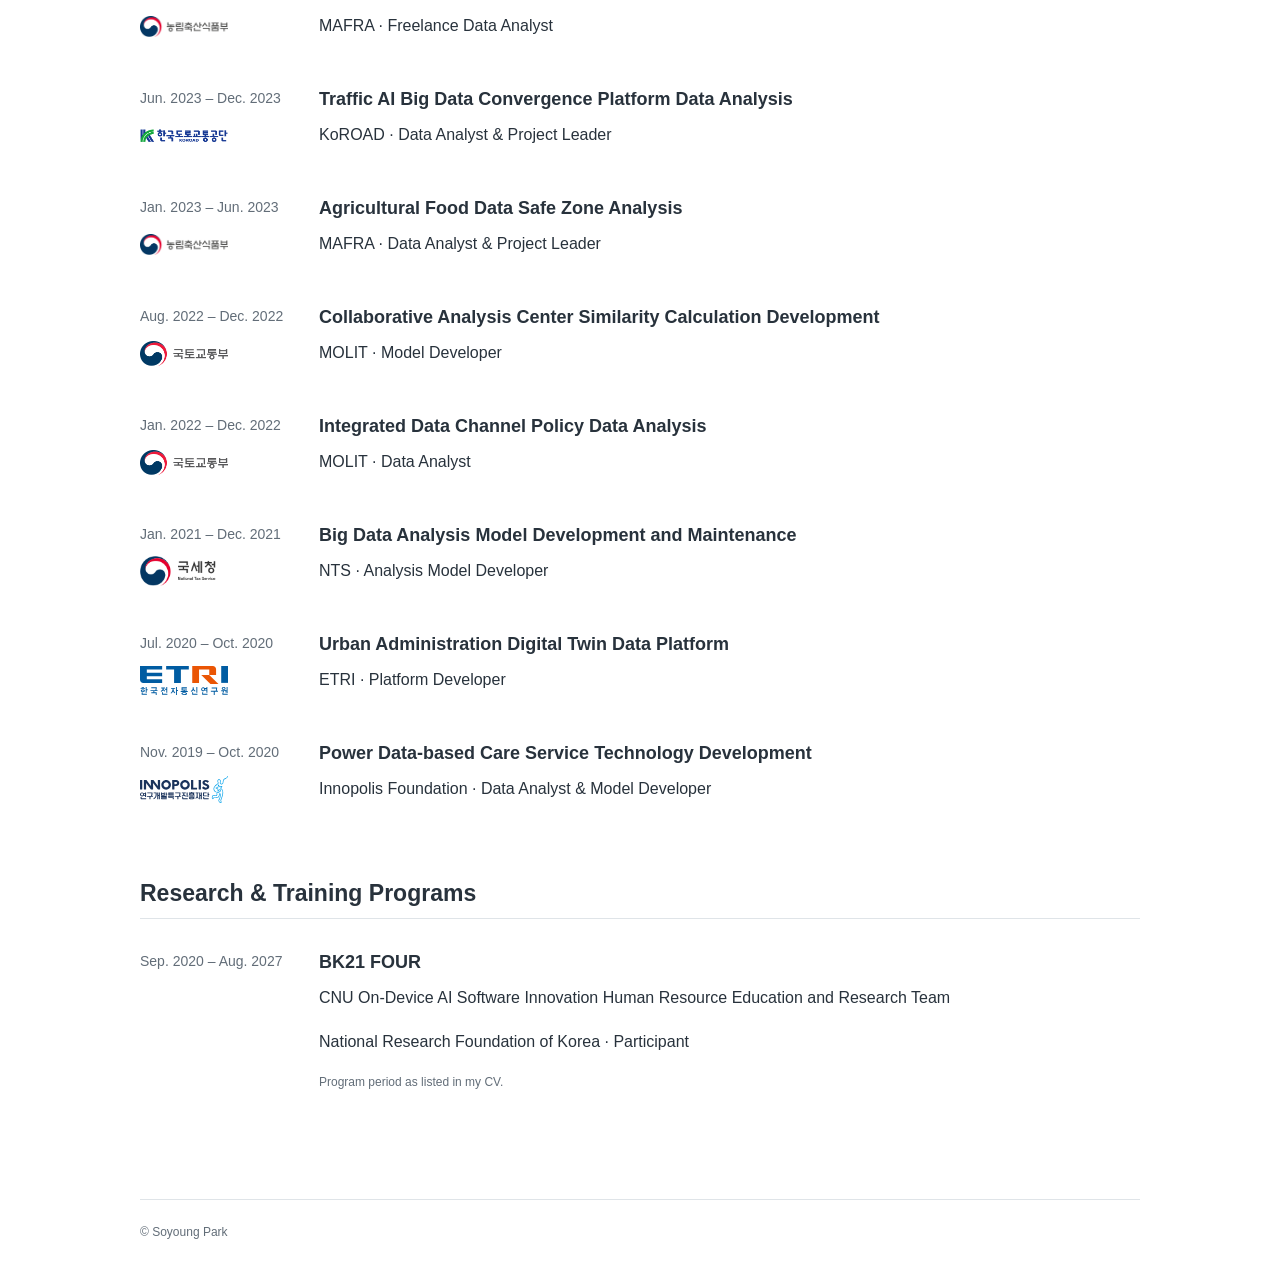
<file: projects.html>
<!DOCTYPE html>
<html lang="en">
<head>
<meta charset="UTF-8">
<meta name="viewport" content="width=device-width, initial-scale=1">
<meta name="description" content="Soyoung Park — Projects. Postdoctoral researcher in trustworthy and reliable machine learning.">
<title>Projects | Soyoung Park</title>
<link rel="icon" href="assets/images/loopy.png?v=1" type="image/png">
<link rel="stylesheet" href="assets/css/style.css?v=12">
</head>
<body>
<a class="skip-link" href="#main">Skip to content</a>
<header class="site-header"><div class="wrap header-inner">
<a class="wordmark" href="index.html"><img class="brand-loopy" src="assets/images/loopy.png" alt="" width="36" height="36">Soyoung Park</a>
<nav aria-label="Main navigation"><a href="index.html">About</a>
<a href="publications.html">Publications</a>
<a href="projects.html" aria-current="page">Projects</a>
<a href="background.html">Background</a></nav>
</div></header>
<main id="main" class="wrap"><h1>Projects</h1><div class="section-jumps"><a href="#research-projects">Research</a><a href="#industry-projects">Industry</a><a href="#research-programs">Programs</a></div><section id="research-projects"><h2>Research Projects</h2><p class="publication-note">Dates indicate project periods listed in my CV. Role: Participant.</p><article class="record"><p class="record-date">Sep. 2025 – Aug. 2028</p><div><h3>Knowledge Extraction Framework for Extended Text-Attributed Graphs</h3><p>National Research Foundation of Korea · Global R&amp;D</p><p>Graph-based knowledge extraction from text-attributed data.</p><p class="project-affiliation">Chungnam National University (CNU) · Data Intelligence Lab, Prof. Sungsu Lim</p></div></article><article class="record"><p class="record-date">Oct. 2025 – Feb. 2026</p><div><h3>Graph Mining Technologies for Trustworthy AI</h3><p>Chungnam National University · Internal Research</p><p>Reliability, uncertainty, robustness, and fairness in graph learning.</p><p class="project-affiliation">Chungnam National University (CNU) · Data Intelligence Lab, Prof. Sungsu Lim</p></div></article><article class="record"><p class="record-date">Nov. 2023 – Feb. 2026</p><div><h3>Explainable Recommender Systems Using Heterogeneous Graph Transfer Learning</h3><p>National Research Foundation of Korea · Outstanding Young Researcher</p><p>Explainable recommendation and graph transfer learning.</p><p class="project-affiliation">Chungnam National University (CNU) · Data Intelligence Lab, Prof. Sungsu Lim</p></div></article><article class="record"><p class="record-date">Jun. 2025 – Nov. 2025</p><div><h3>Node Classification and Consistency Verification Using LLMs and GNNs</h3><p>ETRI · Commissioned Research</p><p>Heterogeneous corporate data analysis.</p><p class="project-affiliation">Chungnam National University (CNU) · Data Intelligence Lab, Prof. Sungsu Lim</p></div></article><article class="record"><p class="record-date">Mar. 2024 – Feb. 2025</p><div><h3>Zero-shot and Few-shot Learning with Vision-Language Models</h3><p>CNU–Nota AI Joint Research</p><p class="project-affiliation">Chungnam National University (CNU) · Data Intelligence Lab, Prof. Sungsu Lim</p></div></article><article class="record"><p class="record-date">May 2024 – Jan. 2025</p><div><h3>Graph Mining Technologies for Multimodal RAG</h3><p>Chungnam National University · Internal Research</p><p>Graph-based retrieval and multimodal knowledge organization.</p><p class="project-affiliation">Chungnam National University (CNU) · Data Intelligence Lab, Prof. Sungsu Lim</p></div></article></section><section id="industry-projects"><h2>Selected Industry Projects</h2><article class="record"><div class="record-aside"><p class="record-date">Oct. 2024 – Jan. 2025</p><div class="organization-tag"><img src="assets/images/organizations/mafra.png" alt="" loading="lazy"></div></div><div><h3>Agricultural Food Data Safe Zone Analysis</h3><p>MAFRA · Freelance Data Analyst</p></div></article><article class="record"><div class="record-aside"><p class="record-date">Jun. 2023 – Dec. 2023</p><div class="organization-tag"><img src="assets/images/organizations/koroad.png" alt="" loading="lazy"></div></div><div><h3>Traffic AI Big Data Convergence Platform Data Analysis</h3><p>KoROAD · Data Analyst &amp; Project Leader</p></div></article><article class="record"><div class="record-aside"><p class="record-date">Jan. 2023 – Jun. 2023</p><div class="organization-tag"><img src="assets/images/organizations/mafra.png" alt="" loading="lazy"></div></div><div><h3>Agricultural Food Data Safe Zone Analysis</h3><p>MAFRA · Data Analyst &amp; Project Leader</p></div></article><article class="record"><div class="record-aside"><p class="record-date">Aug. 2022 – Dec. 2022</p><div class="organization-tag"><img src="assets/images/organizations/molit.png" alt="" loading="lazy"></div></div><div><h3>Collaborative Analysis Center Similarity Calculation Development</h3><p>MOLIT · Model Developer</p></div></article><article class="record"><div class="record-aside"><p class="record-date">Jan. 2022 – Dec. 2022</p><div class="organization-tag"><img src="assets/images/organizations/molit.png" alt="" loading="lazy"></div></div><div><h3>Integrated Data Channel Policy Data Analysis</h3><p>MOLIT · Data Analyst</p></div></article><article class="record"><div class="record-aside"><p class="record-date">Jan. 2021 – Dec. 2021</p><div class="organization-tag"><img src="assets/images/organizations/nts.png" alt="" loading="lazy"></div></div><div><h3>Big Data Analysis Model Development and Maintenance</h3><p>NTS · Analysis Model Developer</p></div></article><article class="record"><div class="record-aside"><p class="record-date">Jul. 2020 – Oct. 2020</p><div class="organization-tag"><img src="assets/images/organizations/etri.svg" alt="" loading="lazy"></div></div><div><h3>Urban Administration Digital Twin Data Platform</h3><p>ETRI · Platform Developer</p></div></article><article class="record"><div class="record-aside"><p class="record-date">Nov. 2019 – Oct. 2020</p><div class="organization-tag"><img src="assets/images/organizations/innopolis.svg" alt="" loading="lazy"></div></div><div><h3>Power Data-based Care Service Technology Development</h3><p>Innopolis Foundation · Data Analyst &amp; Model Developer</p></div></article></section><section id="research-programs"><h2>Research &amp; Training Programs</h2><article class="record"><p class="record-date">Sep. 2020 – Aug. 2027</p><div><h3>BK21 FOUR</h3><p>CNU On-Device AI Software Innovation Human Resource Education and Research Team</p><p>National Research Foundation of Korea · Participant</p><p class="publication-note">Program period as listed in my CV.</p></div></article></section></main>
<footer class="wrap site-footer"><span>© Soyoung Park</span></footer>
</body>
</html>
</file>
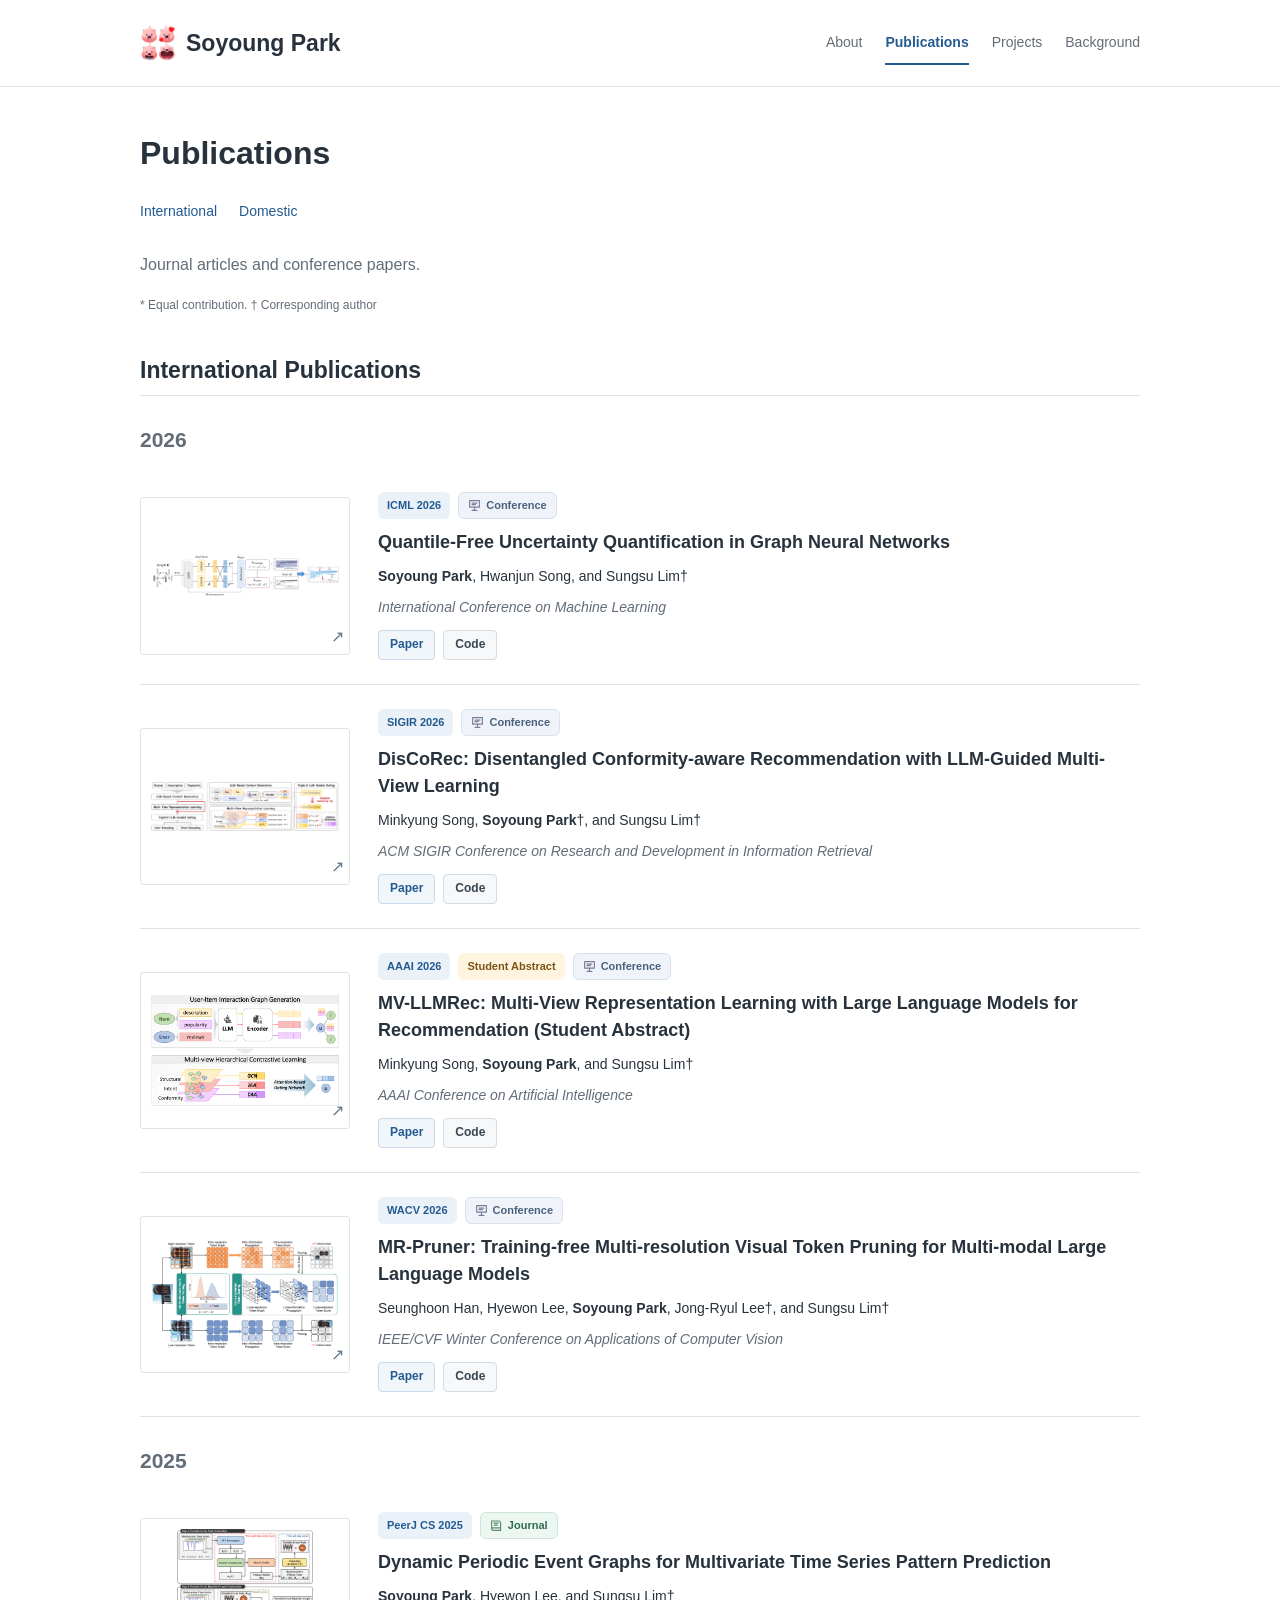
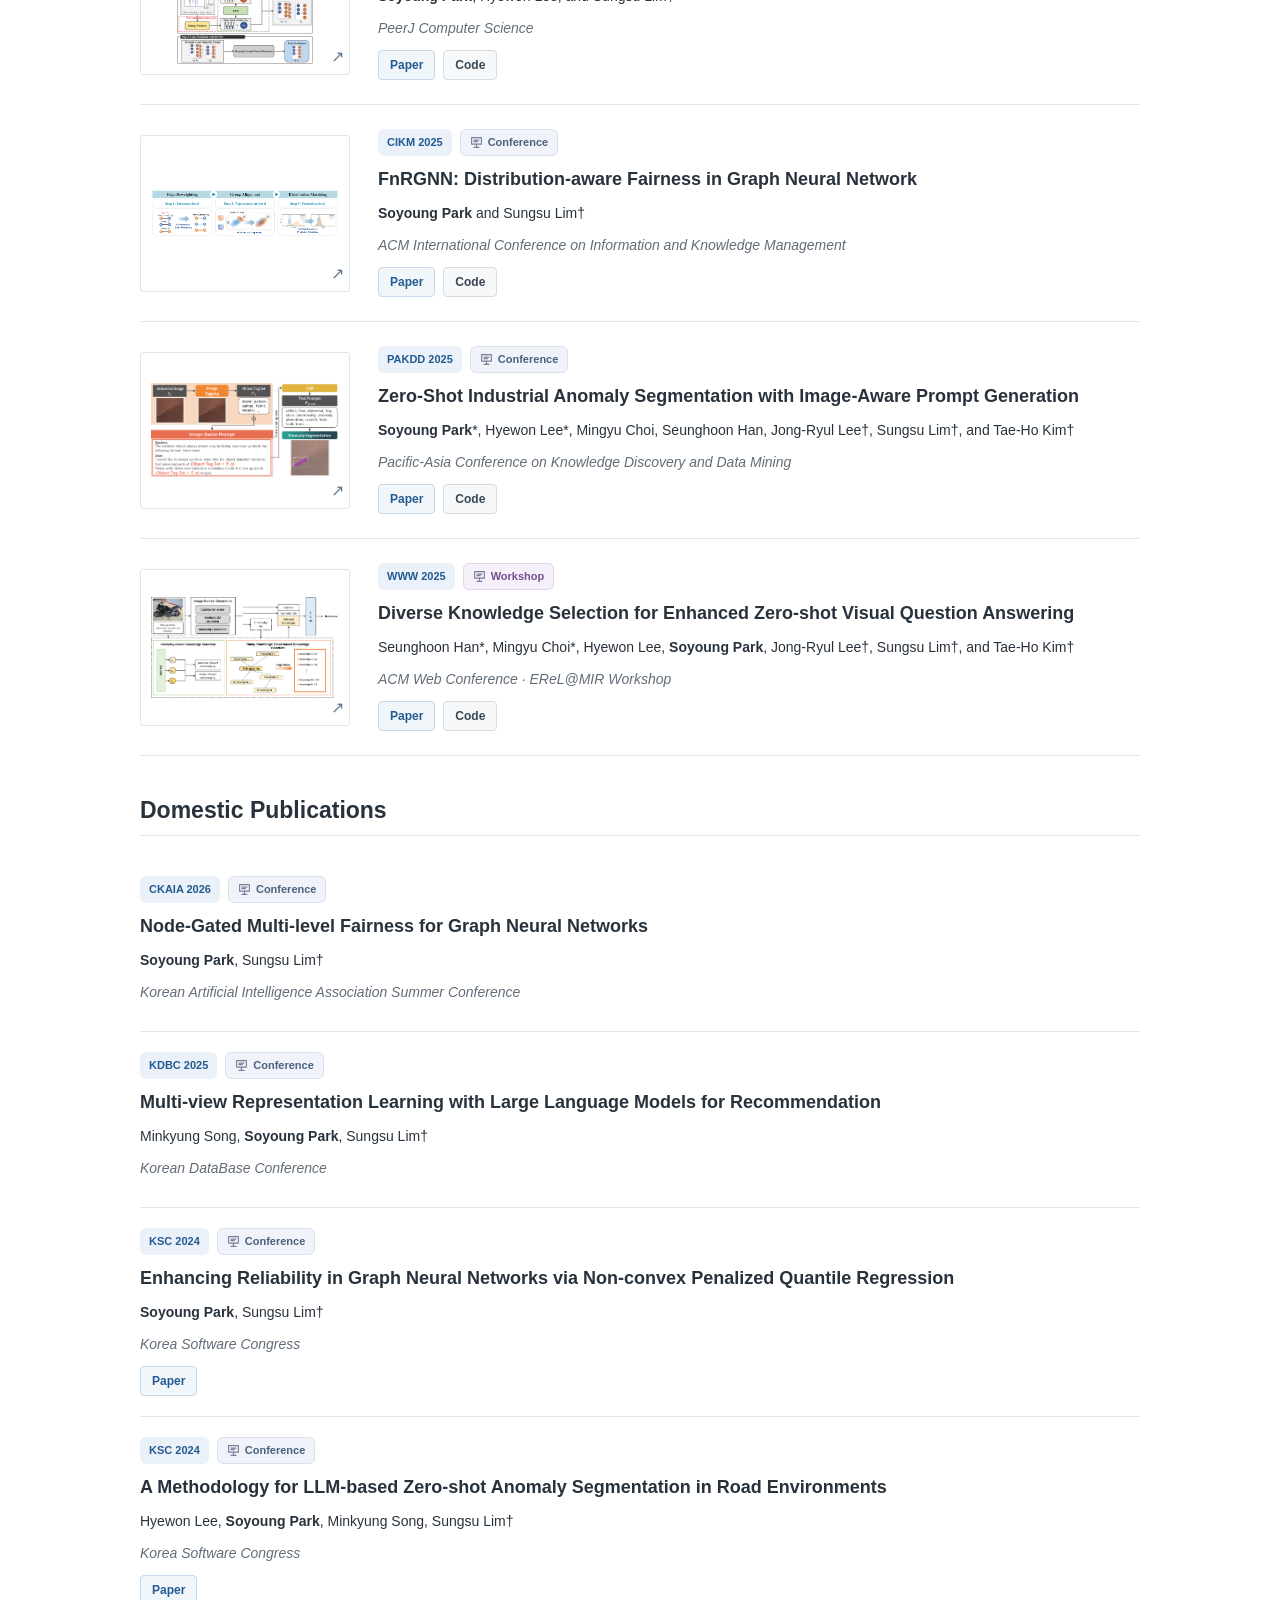
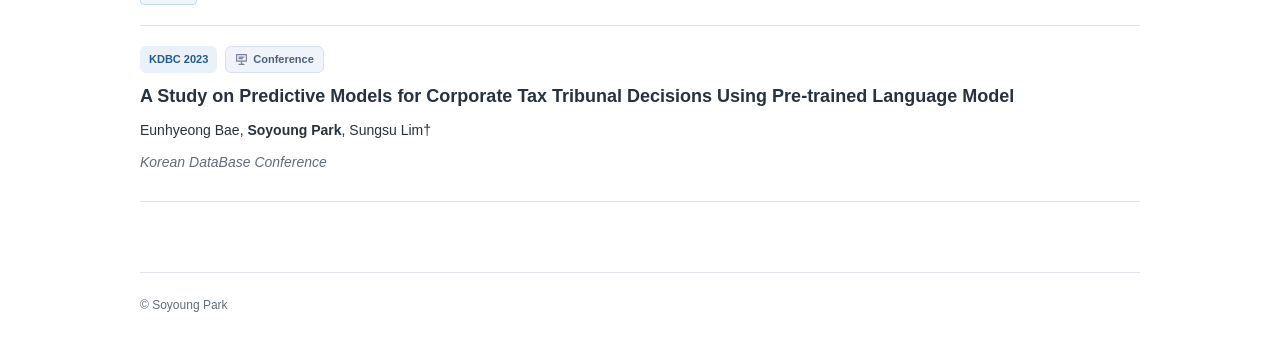
<file: publications.html>
<!DOCTYPE html>
<html lang="en">
<head>
<meta charset="UTF-8">
<meta name="viewport" content="width=device-width, initial-scale=1">
<meta name="description" content="Soyoung Park — Publications. Postdoctoral researcher in trustworthy and reliable machine learning.">
<title>Publications | Soyoung Park</title>
<link rel="icon" href="assets/images/loopy.png?v=1" type="image/png">
<link rel="stylesheet" href="assets/css/style.css?v=12">
</head>
<body>
<a class="skip-link" href="#main">Skip to content</a>
<header class="site-header"><div class="wrap header-inner">
<a class="wordmark" href="index.html"><img class="brand-loopy" src="assets/images/loopy.png" alt="" width="36" height="36">Soyoung Park</a>
<nav aria-label="Main navigation"><a href="index.html">About</a>
<a href="publications.html" aria-current="page">Publications</a>
<a href="projects.html">Projects</a>
<a href="background.html">Background</a></nav>
</div></header>
<main id="main" class="wrap"><h1>Publications</h1><div class="section-jumps" aria-label="Publication sections"><a href="#international">International</a><a href="#domestic">Domestic</a></div><p class="page-intro">Journal articles and conference papers.</p><p class="publication-note">* Equal contribution. † Corresponding author</p><h2 id="international">International Publications</h2>
<h3 class="publication-year">2026</h3>
<article class="publication-row">
  <a class="publication-thumbnail" href="assets/images/publications/qpignn.png" aria-label="Enlarge publication figure" aria-haspopup="dialog"><img src="assets/images/publications/qpignn.png" alt="QpiGNN model architecture and quantile-free prediction interval learning" loading="lazy" decoding="async"><span class="zoom-hint" aria-hidden="true">↗</span></a>
  <div class="publication-details">
    <div class="publication-meta"><span class="venue-badge">ICML 2026</span><span class="type-badge conference"><img src="assets/icons/conference.svg" width="13" height="13" alt="">Conference</span></div>
    <h3>Quantile-Free Uncertainty Quantification in Graph Neural Networks</h3>
    <p class="publication-authors"><strong>Soyoung Park</strong>, Hwanjun Song, and Sungsu Lim†</p>
    <p class="publication-venue">International Conference on Machine Learning</p>
    <div class="publication-links"><a class="resource-tag paper" href="https://arxiv.org/abs/2605.04847">Paper</a><a class="resource-tag code" href="https://github.com/sybeam27/QpiGNN">Code</a></div>
  </div>
</article>
<article class="publication-row">
  <a class="publication-thumbnail" href="assets/images/publications/discorec.png" aria-label="Enlarge publication figure" aria-haspopup="dialog"><img src="assets/images/publications/discorec.png" alt="DisCoRec framework with multi-view learning and LLM-guided gating" loading="lazy" decoding="async"><span class="zoom-hint" aria-hidden="true">↗</span></a>
  <div class="publication-details">
    <div class="publication-meta"><span class="venue-badge">SIGIR 2026</span><span class="type-badge conference"><img src="assets/icons/conference.svg" width="13" height="13" alt="">Conference</span></div>
    <h3>DisCoRec: Disentangled Conformity-aware Recommendation with LLM-Guided Multi-View Learning</h3>
    <p class="publication-authors">Minkyung Song, <strong>Soyoung Park</strong>†, and Sungsu Lim†</p>
    <p class="publication-venue">ACM SIGIR Conference on Research and Development in Information Retrieval</p>
    <div class="publication-links"><a class="resource-tag paper" href="https://doi.org/10.1145/3805712.3809854">Paper</a><a class="resource-tag code" href="https://github.com/Smingaeng/DisCoRec">Code</a></div>
  </div>
</article>
<article class="publication-row">
  <a class="publication-thumbnail" href="assets/images/publications/mv-llmrec.png" aria-label="Enlarge publication figure" aria-haspopup="dialog"><img src="assets/images/publications/mv-llmrec.png" alt="MV-LLMRec framework integrating structural, intent and conformity views" loading="lazy" decoding="async"><span class="zoom-hint" aria-hidden="true">↗</span></a>
  <div class="publication-details">
    <div class="publication-meta"><span class="venue-badge">AAAI 2026</span><span class="track-badge">Student Abstract</span><span class="type-badge conference"><img src="assets/icons/conference.svg" width="13" height="13" alt="">Conference</span></div>
    <h3>MV-LLMRec: Multi-View Representation Learning with Large Language Models for Recommendation (Student Abstract)</h3>
    <p class="publication-authors">Minkyung Song, <strong>Soyoung Park</strong>, and Sungsu Lim†</p>
    <p class="publication-venue">AAAI Conference on Artificial Intelligence</p>
    <div class="publication-links"><a class="resource-tag paper" href="https://ojs.aaai.org/index.php/AAAI/article/view/42280">Paper</a><a class="resource-tag code" href="https://github.com/Smingaeng/MV-LLMRec">Code</a></div>
  </div>
</article>
<article class="publication-row">
  <a class="publication-thumbnail" href="assets/images/publications/mr-pruner.png" aria-label="Enlarge publication figure" aria-haspopup="dialog"><img src="assets/images/publications/mr-pruner.png" alt="MR-Pruner overview showing intra-resolution and cross-resolution token scoring" loading="lazy" decoding="async"><span class="zoom-hint" aria-hidden="true">↗</span></a>
  <div class="publication-details">
    <div class="publication-meta"><span class="venue-badge">WACV 2026</span><span class="type-badge conference"><img src="assets/icons/conference.svg" width="13" height="13" alt="">Conference</span></div>
    <h3>MR-Pruner: Training-free Multi-resolution Visual Token Pruning for Multi-modal Large Language Models</h3>
    <p class="publication-authors">Seunghoon Han, Hyewon Lee, <strong>Soyoung Park</strong>, Jong-Ryul Lee†, and Sungsu Lim†</p>
    <p class="publication-venue">IEEE/CVF Winter Conference on Applications of Computer Vision</p>
    <div class="publication-links"><a class="resource-tag paper" href="https://openaccess.thecvf.com/content/WACV2026/html/Han_MR-Pruner_Training-free_Multi-resolution_Visual_Token_Pruning_for_Multi-modal_Large_Language_WACV_2026_paper.html">Paper</a><a class="resource-tag code" href="https://github.com/gooriiie/MR-Pruner">Code</a></div>
  </div>
</article>

<h3 class="publication-year">2025</h3>
<article class="publication-row">
  <a class="publication-thumbnail" href="assets/images/publications/periodic-event-graphs.jpg" aria-label="Enlarge publication figure" aria-haspopup="dialog"><img src="assets/images/publications/periodic-event-graphs.jpg" alt="Periodic Event Graph construction from time-series decomposition through dynamic graph prediction" loading="lazy" decoding="async"><span class="zoom-hint" aria-hidden="true">↗</span></a>
  <div class="publication-details">
    <div class="publication-meta"><span class="venue-badge">PeerJ CS 2025</span><span class="type-badge journal"><img src="assets/icons/journal.svg" width="13" height="13" alt="">Journal</span></div>
    <h3>Dynamic Periodic Event Graphs for Multivariate Time Series Pattern Prediction</h3>
    <p class="publication-authors"><strong>Soyoung Park</strong>, Hyewon Lee, and Sungsu Lim†</p>
    <p class="publication-venue">PeerJ Computer Science</p>
    <div class="publication-links"><a class="resource-tag paper" href="https://doi.org/10.7717/peerj-cs.2717">Paper</a><a class="resource-tag code" href="https://github.com/sybeam27/Periodic-Event-Graphs">Code</a></div>
  </div>
</article>
<article class="publication-row">
  <a class="publication-thumbnail" href="assets/images/publications/fnrgnn.png" aria-label="Enlarge publication figure" aria-haspopup="dialog"><img src="assets/images/publications/fnrgnn.png" alt="FnRGNN fairness interventions at structure, representation and prediction levels" loading="lazy" decoding="async"><span class="zoom-hint" aria-hidden="true">↗</span></a>
  <div class="publication-details">
    <div class="publication-meta"><span class="venue-badge">CIKM 2025</span><span class="type-badge conference"><img src="assets/icons/conference.svg" width="13" height="13" alt="">Conference</span></div>
    <h3>FnRGNN: Distribution-aware Fairness in Graph Neural Network</h3>
    <p class="publication-authors"><strong>Soyoung Park</strong> and Sungsu Lim†</p>
    <p class="publication-venue">ACM International Conference on Information and Knowledge Management</p>
    <div class="publication-links"><a class="resource-tag paper" href="https://doi.org/10.1145/3746252.3760796">Paper</a><a class="resource-tag code" href="https://github.com/sybeam27/FnRGNN">Code</a></div>
  </div>
</article>
<article class="publication-row">
  <a class="publication-thumbnail" href="assets/images/publications/iap-as.png" aria-label="Enlarge publication figure" aria-haspopup="dialog"><img src="assets/images/publications/iap-as.png" alt="Image-aware prompt generation for industrial anomaly segmentation" loading="lazy" decoding="async"><span class="zoom-hint" aria-hidden="true">↗</span></a>
  <div class="publication-details">
    <div class="publication-meta"><span class="venue-badge">PAKDD 2025</span><span class="type-badge conference"><img src="assets/icons/conference.svg" width="13" height="13" alt="">Conference</span></div>
    <h3>Zero-Shot Industrial Anomaly Segmentation with Image-Aware Prompt Generation</h3>
    <p class="publication-authors"><strong>Soyoung Park</strong>*, Hyewon Lee*, Mingyu Choi, Seunghoon Han, Jong-Ryul Lee†, Sungsu Lim†, and Tae-Ho Kim†</p>
    <p class="publication-venue">Pacific-Asia Conference on Knowledge Discovery and Data Mining</p>
    <div class="publication-links"><a class="resource-tag paper" href="https://doi.org/10.1007/978-981-96-8186-0_6">Paper</a><a class="resource-tag code" href="https://github.com/sybeam27/IAP-ZSAS">Code</a></div>
  </div>
</article>
<article class="publication-row">
  <a class="publication-thumbnail" href="assets/images/publications/dksvqa.png" aria-label="Enlarge publication figure" aria-haspopup="dialog"><img src="assets/images/publications/dksvqa.png" alt="Diverse knowledge generation, graph-based selection and visual question answering pipeline" loading="lazy" decoding="async"><span class="zoom-hint" aria-hidden="true">↗</span></a>
  <div class="publication-details">
    <div class="publication-meta"><span class="venue-badge">WWW 2025</span><span class="type-badge workshop"><img src="assets/icons/conference.svg" width="13" height="13" alt="">Workshop</span></div>
    <h3>Diverse Knowledge Selection for Enhanced Zero-shot Visual Question Answering</h3>
    <p class="publication-authors">Seunghoon Han*, Mingyu Choi*, Hyewon Lee, <strong>Soyoung Park</strong>, Jong-Ryul Lee†, Sungsu Lim†, and Tae-Ho Kim†</p>
    <p class="publication-venue">ACM Web Conference · EReL@MIR Workshop</p>
    <div class="publication-links"><a class="resource-tag paper" href="https://doi.org/10.1145/3701716.3717563">Paper</a><a class="resource-tag code" href="https://github.com/gooriiie/DKSVQA">Code</a></div>
  </div>
</article>
<h2 id="domestic">Domestic Publications</h2>
<article class="domestic-paper"><div class="publication-meta"><span class="venue-badge">CKAIA 2026</span><span class="type-badge conference"><img src="assets/icons/conference.svg" width="13" height="13" alt="">Conference</span></div><h3>Node-Gated Multi-level Fairness for Graph Neural Networks</h3><p><strong>Soyoung Park</strong>, Sungsu Lim†</p><p class="publication-venue">Korean Artificial Intelligence Association Summer Conference</p></article>
<article class="domestic-paper"><div class="publication-meta"><span class="venue-badge">KDBC 2025</span><span class="type-badge conference"><img src="assets/icons/conference.svg" width="13" height="13" alt="">Conference</span></div><h3>Multi-view Representation Learning with Large Language Models for Recommendation</h3><p>Minkyung Song, <strong>Soyoung Park</strong>, Sungsu Lim†</p><p class="publication-venue">Korean DataBase Conference</p></article><article class="domestic-paper"><div class="publication-meta"><span class="venue-badge">KSC 2024</span><span class="type-badge conference"><img src="assets/icons/conference.svg" width="13" height="13" alt="">Conference</span></div><h3>Enhancing Reliability in Graph Neural Networks via Non-convex Penalized Quantile Regression</h3><p><strong>Soyoung Park</strong>, Sungsu Lim†</p><p class="publication-venue">Korea Software Congress</p><div class="publication-links"><a class="resource-tag paper" href="https://www.dbpia.co.kr/journal/articleDetail?nodeId=NODE12041865">Paper</a></div></article><article class="domestic-paper"><div class="publication-meta"><span class="venue-badge">KSC 2024</span><span class="type-badge conference"><img src="assets/icons/conference.svg" width="13" height="13" alt="">Conference</span></div><h3>A Methodology for LLM-based Zero-shot Anomaly Segmentation in Road Environments</h3><p>Hyewon Lee, <strong>Soyoung Park</strong>, Minkyung Song, Sungsu Lim†</p><p class="publication-venue">Korea Software Congress</p><div class="publication-links"><a class="resource-tag paper" href="https://www.dbpia.co.kr/journal/articleDetail?nodeId=NODE12041854">Paper</a></div></article><article class="domestic-paper"><div class="publication-meta"><span class="venue-badge">KDBC 2023</span><span class="type-badge conference"><img src="assets/icons/conference.svg" width="13" height="13" alt="">Conference</span></div><h3>A Study on Predictive Models for Corporate Tax Tribunal Decisions Using Pre-trained Language Model</h3><p>Eunhyeong Bae, <strong>Soyoung Park</strong>, Sungsu Lim†</p><p class="publication-venue">Korean DataBase Conference</p></article></main>
<footer class="wrap site-footer"><span>© Soyoung Park</span></footer>
<dialog class="figure-dialog" aria-label="Publication figure"><button class="figure-close" type="button" aria-label="Close enlarged figure" autofocus>×</button><figure><img alt=""><figcaption></figcaption></figure></dialog>
<script src="assets/js/publications.js?v=1" defer></script>
</body>
</html>
</file>
<file: assets/css/style.css>
:root {
  --ink: #28323c;
  --muted: #626d78;
  --accent: #235b91;
  --line: #dfe4e8;
  --wash: #f6f8fa;
}
* { box-sizing: border-box; }
body { margin: 0; background: #fff; color: var(--ink); font: 16px/1.75 -apple-system, BlinkMacSystemFont, 'Segoe UI', Arial, sans-serif; }
a { color: var(--accent); text-decoration: none; text-underline-offset: 4px; }
a:hover { text-decoration: underline; }
a:focus-visible { outline: 2px solid var(--accent); outline-offset: 5px; }
.wrap { width: min(1000px, calc(100% - 64px)); margin-inline: auto; }
.skip-link { position: absolute; top: -100px; left: 16px; padding: 10px; background: #fff; z-index: 20; }
.skip-link:focus { top: 8px; }
.site-header { border-bottom: 1px solid var(--line); }
.header-inner { display: flex; justify-content: space-between; align-items: center; gap: 28px; min-height: 86px; }
.wordmark { font-size: 23px; font-weight: 600; color: var(--ink); white-space: nowrap; }
nav { display: flex; flex-wrap: wrap; gap: 23px; }
nav a { color: var(--muted); font-size: 14px; padding: 9px 0; border-bottom: 2px solid transparent; }
nav a[aria-current='page'] { color: var(--accent); border-bottom-color: var(--accent); font-weight: 600; }
main { padding-block: 46px 70px; min-height: calc(100vh - 170px); }
h1, h2, h3, p { margin-top: 0; }
h1 { font-size: 32px; line-height: 1.3; font-weight: 600; margin-bottom: 24px; }
h2 { font-size: 23px; font-weight: 600; line-height: 1.4; margin: 38px 0 20px; padding-bottom: 9px; border-bottom: 1px solid var(--line); }
h3 { font-size: 18px; font-weight: 600; line-height: 1.5; margin-bottom: 8px; }
p { margin-bottom: 16px; }
ul { padding-left: 22px; }
li { margin-bottom: 8px; }
.profile { display: grid; grid-template-columns: minmax(0, 1fr) 160px; gap: 42px; align-items: center; }
.profile-photo { width: 100%; height: auto; border-radius: 6px; margin-top: 0; }
.profile h1 { margin-bottom: 3px; }
.position { color: var(--muted); margin-bottom: 20px; }
.profile-links { display: flex; flex-wrap: wrap; gap: 20px; font-size: 14px; }
.philosophy { font-style: italic; }
.page-intro, .pending { color: var(--muted); }
.empty-state { padding-block: 20px; }
.publication-year { margin: 28px 0 12px; font-size: 21px; color: var(--muted); }
.publication-row { display: grid; grid-template-columns: 210px minmax(0, 1fr); gap: 28px; align-items: center; padding-block: 24px; border-bottom: 1px solid var(--line); }
.publication-thumbnail, .thumbnail-placeholder { aspect-ratio: 4 / 3; width: 100%; display: flex; align-items: center; justify-content: center; border: 1px solid var(--line); border-radius: 3px; padding: 10px; }
.publication-thumbnail img { width: 100%; height: 100%; object-fit: contain; display: block; }
.thumbnail-placeholder { color: var(--muted); background: var(--wash); font-size: 12px; }
.publication-details { min-width: 0; }
.publication-details h3 { font-size: 18px; }
.publication-row p, .domestic-paper p { font-size: 14px; margin-bottom: 7px; }
.publication-meta { display: flex; flex-wrap: wrap; align-items: center; gap: 8px; margin-bottom: 10px; }
.venue-badge { display: inline-block; font-size: 11px; font-weight: 600; background: #eaf1f8; color: var(--accent); border-radius: 3px; padding: 3px 8px; }
.topic-tag { color: var(--muted); font-size: 11px; }
.publication-venue { color: var(--muted); font-style: italic; }
.publication-links { display: flex; flex-wrap: wrap; gap: 8px; font-size: 13px; margin-top: 10px; }
.publication-note, .source-note { font-size: 12px; color: var(--muted); }
.source-note { margin-top: 30px; }
.domestic-paper { padding-block: 20px; border-bottom: 1px solid var(--line); }
.domestic-paper h3 { margin-top: 10px; }
.record { display: grid; grid-template-columns: 155px minmax(0, 1fr); gap: 24px; padding-block: 10px 20px; }
.record-date { color: var(--muted); font-size: 14px; }
.site-footer { display: flex; gap: 22px; border-top: 1px solid var(--line); padding-block: 22px; font-size: 12px; color: var(--muted); }
.site-footer span { margin-right: auto; }
@media (max-width: 800px) {
  .header-inner { display: block; padding-block: 18px 8px; }
  nav { gap: 20px; margin-top: 10px; }
  .profile { grid-template-columns: minmax(0, 1fr) 145px; gap: 28px; }
  .publication-row { grid-template-columns: 175px minmax(0, 1fr); gap: 22px; }
}
@media (max-width: 560px) {
  .wrap { width: calc(100% - 36px); }
  main { padding-block: 30px 48px; }
  nav { gap: 6px 18px; }
  nav a { font-size: 13px; }
  h1 { font-size: 28px; }
  h2 { font-size: 21px; }
  .profile { grid-template-columns: 1fr; gap: 22px; }
  .profile-photo { width: 120px; justify-self: end; grid-row: 1; }
  .publication-row { grid-template-columns: 1fr; gap: 18px; }
  .publication-thumbnail, .thumbnail-placeholder { max-width: 300px; }
  .record { grid-template-columns: 1fr; gap: 2px; }
}
@media print {
  .wrap { width: 100%; }
  nav, .skip-link, .site-footer { display: none; }
  main { padding-block: 20px; }
  .publication-row, .record { break-inside: avoid; }
}

.type-badge { display: inline-flex; align-items: center; gap: 5px; padding: 3px 8px; border-radius: 3px; background: #f0f0f6; color: #515773; font-size: 11px; font-weight: 500; }
.type-badge.journal { background: #edf5ee; color: #36704b; }
.type-badge img { flex: none; }
.organization-tag { display: inline-flex; align-items: center; gap: 9px; min-height: 34px; padding: 4px 9px; border: 1px solid var(--line); border-radius: 4px; margin-bottom: 10px; background: #fff; }
.organization-tag img { width: 66px; height: 24px; object-fit: contain; }
.organization-tag span { font-size: 11px; color: var(--muted); }
.section-jumps { display: flex; flex-wrap: wrap; gap: 12px 22px; font-size: 14px; margin-bottom: 28px; }
.award-year { margin-top: 24px; font-size: 17px; color: var(--muted); }
.download-link { display: inline-block; border: 1px solid var(--accent); border-radius: 4px; padding: 9px 15px; }
.profile > div { min-width: 0; }

.organization-tag img.logo-on-dark { background: #243953; border-radius: 2px; padding: 3px; }

.track-badge { display: inline-block; padding: 3px 8px; border-radius: 3px; font-size: 11px; font-weight: 600; background: #fff4df; color: #795416; }
.resource-tag { display: inline-flex; align-items: center; min-height: 30px; padding: 2px 11px; border: 1px solid #c7d8e8; border-radius: 4px; background: #f1f6fb; color: var(--accent); font-size: 12px; font-weight: 600; }
.resource-tag.code { border-color: #d5dbe1; background: #f6f8fa; color: #394653; }
.resource-tag:hover { background: #e3edf7; border-color: var(--accent); text-decoration: none; }
.resource-tag.code:hover { background: #e9edf1; border-color: #626d78; }

/* Shared publication metadata keeps domestic and international tags aligned. */
.publication-meta > span { display: inline-flex; align-items: center; gap: 5px; min-height: 27px; padding: 3px 9px; border-radius: 6px; line-height: 19px; font-size: 11px; font-weight: 600; }
.type-badge { border: 1px solid #d8e1ed; background: #f0f4fa; color: #49617e; }
.type-badge.journal { border-color: #cce4da; background: #edf7f2; color: #2f6b53; }
.type-badge.workshop { border-color: #dfd4ec; background: #f5f0fa; color: #72518d; }
.type-badge img { opacity: .8; }
.domestic-paper h3 { margin-top: 0; }
.publication-thumbnail { position: relative; cursor: zoom-in; background: #fff; transition: border-color .15s, box-shadow .15s; }
.publication-thumbnail:hover { border-color: #8aa9c6; box-shadow: 0 3px 14px #235b9112; }
.zoom-hint { position: absolute; right: 5px; bottom: 3px; color: #617a90; font-size: 16px; }
.figure-dialog { width: min(1400px, 96vw); max-width: 96vw; max-height: 94vh; border: 0; border-radius: 10px; padding: 48px 24px 22px; box-shadow: 0 20px 80px #0004; }
.figure-dialog::backdrop { background: #182431ba; }
.figure-dialog figure { margin: 0; }
.figure-dialog figure img { display: block; width: 100%; height: auto; max-height: 74vh; object-fit: contain; }
.figure-dialog figcaption { margin-top: 16px; color: var(--muted); font-size: 14px; text-align: center; }
.figure-close { position: absolute; right: 10px; top: 8px; width: 34px; height: 34px; border: 0; border-radius: 50%; background: var(--wash); color: var(--ink); font-size: 25px; cursor: pointer; }
.figure-close:focus-visible { outline: 2px solid var(--accent); }
.record-aside .record-date { margin-bottom: 10px; }
.record-aside .organization-tag { display: flex; flex-direction: column; align-items: flex-start; gap: 4px; border: 0; padding: 0; margin: 0; }
.record-aside .organization-tag img { width: 88px; height: 30px; object-fit: contain; object-position: left center; }
.record-aside .organization-tag span { font-size: 11px; }
@media (max-width: 560px) {
  .record-aside { display: flex; flex-direction: column; align-items: flex-start; gap: 8px; margin-bottom: 12px; }
  .record-aside .record-date { margin: 0; }
  .record-aside .organization-tag img { width: 80px; height: 28px; }
  .figure-dialog { padding: 48px 12px 18px; }
}

.record-aside .organization-tag { min-height: 0; }
.jbnu-emblem { display: block; width: 36px; height: 36px; background: url('../images/organizations/jbnu-emblem-en.png') -15px -2px / 123px 40px no-repeat; }
.project-affiliation { font-size: 13px; color: var(--muted); }

.news-list { list-style: none; padding: 0; }
.news-list li { display: grid; grid-template-columns: 24px minmax(0, 1fr); gap: 10px; margin-bottom: 12px; font-size: 14px; }
.news-icon { font-size: 18px; line-height: 1.4; text-align: center; }
.record-aside .university-symbol img { width: 36px; height: 36px; }
@media (max-width: 560px) {
  .profile { grid-template-columns: minmax(0, 1fr) 88px; gap: 18px 16px; align-items: center; }
  .profile-copy { display: contents; }
  .profile-heading { grid-column: 1; grid-row: 1; }
  .profile-heading h1 { font-size: 26px; }
  .profile-heading .position { font-size: 13px; margin-bottom: 0; }
  .profile-photo { width: 88px; grid-column: 2; grid-row: 1; justify-self: end; }
  .profile-copy > p, .profile-links { grid-column: 1 / -1; margin-bottom: 0; }
  .profile-links { gap: 8px 18px; }
  .news-list li { margin-bottom: 16px; }
}

.wordmark { display: inline-flex; align-items: center; gap: 10px; }
.brand-loopy { display: block; width: 36px; height: 36px; object-fit: contain; flex: none; }

.record-aside .university-signature img { width: 88px; height: 40px; object-fit: contain; }
.university-signature-crop { display: block; width: 88px; height: auto; overflow: hidden; }
</file>
